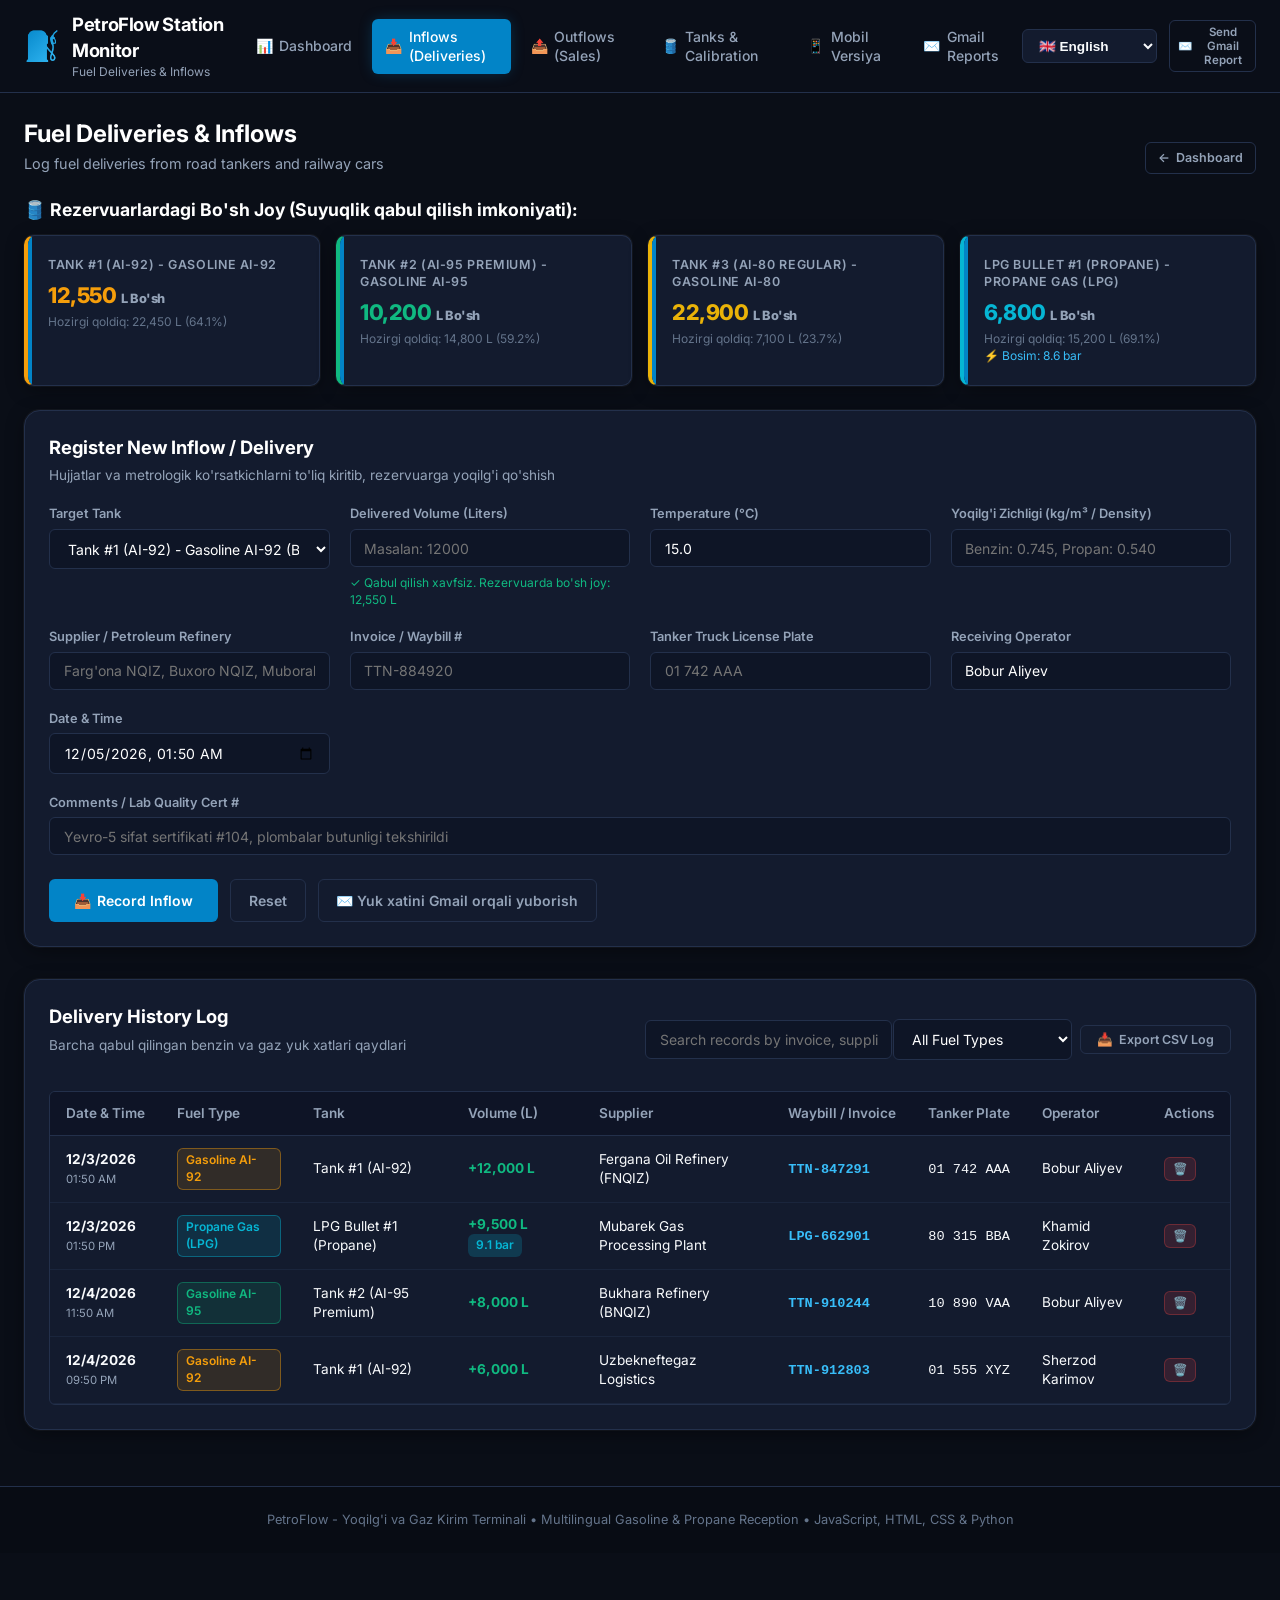
<file: html/kirim.html>
<!DOCTYPE html>
<html lang="uz">
<head>
  <meta charset="UTF-8">
  <meta name="viewport" content="width=device-width, initial-scale=1.0">
  <title>PetroFlow - Yoqilg'i Qabul Qilish (Kirim / Inflows)</title>
  <link rel="stylesheet" href="style.css">
  <link rel="stylesheet" href="m.css">
  <link rel="stylesheet" href="ze.css">
  <link rel="stylesheet" href="vs.css">
  <link rel="preconnect" href="https://fonts.googleapis.com">
  <link rel="preconnect" href="https://fonts.gstatic.com" crossorigin>
  <link href="https://fonts.googleapis.com/css2?family=Inter:wght@400;500;600;700;800&family=JetBrains+Mono:wght@400;500;700&display=swap" rel="stylesheet">
</head>
<body>

  <!-- ========================================================================
       Top Navigation Bar
       ======================================================================== -->
  <nav class="navbar">
    <div class="nav-brand-container">
      <span class="brand-icon">⛽</span>
      <div class="brand-text">
        <h1 data-i18n="navBrand">PetroFlow Station Monitor <span class="brand-badge" data-i18n="stationStatus">Online</span></h1>
        <p data-i18n="inflowsTitle">Yoqilg'i Qabul Qilish va Kirimlar</p>
      </div>
    </div>

    <button class="mobile-menu-btn" id="mobileMenuBtn" aria-label="Toggle menu">☰</button>

    <ul class="nav-links" id="navLinksMenu">
      <li>
        <a href="index.html#dashboard" class="nav-link">
          <span>📊</span> <span data-i18n="navDashboard">Dashboard</span>
        </a>
      </li>
      <li>
        <a href="kirim.html" class="nav-link active">
          <span>📥</span> <span data-i18n="navInflows">Kirim (Yetkazib berish)</span>
        </a>
      </li>
      <li>
        <a href="index.html#outflows" class="nav-link">
          <span>📤</span> <span data-i18n="navOutflows">Chiqim (Sotuv)</span>
        </a>
      </li>
      <li>
        <a href="index.html#tanks" class="nav-link">
          <span>🛢️</span> <span data-i18n="navTanks">Rezervuarlar</span>
        </a>
      </li>
      <li>
        <a href="m.index.html" class="nav-link">
          <span>📱</span> <span>Mobil Versiya</span>
        </a>
      </li>
      <li>
        <a href="index.html#gmail" class="nav-link">
          <span>✉️</span> <span data-i18n="navGmail">Gmail Hisoboti</span>
        </a>
      </li>
    </ul>

    <div class="nav-actions">
      <!-- Language Picker -->
      <div class="language-picker-wrap">
        <select class="language-select" id="languageSelect">
          <option value="uz">🇺🇿 O'zbekcha</option>
          <option value="ru">🇷🇺 Русский</option>
          <option value="en">🇬🇧 English</option>
        </select>
      </div>
      <button class="btn btn-outline btn-xs" onclick="window.kirimApp.sendGmailInflowReport()">
        ✉️ <span data-i18n="quickGmailBtn">Gmail Hisoboti</span>
      </button>
    </div>
  </nav>

  <!-- ========================================================================
       Main Content
       ======================================================================== -->
  <main class="main-wrapper">

    <!-- Header Section -->
    <div class="section-header">
      <div>
        <h2 data-i18n="inflowsTitle">Yoqilg'i Qabul Qilish va Kirimlar (Inflows)</h2>
        <p data-i18n="inflowsSubtitle">Avtosisterna va gazovozlardan benzin hamda suyultirilgan gaz (propan) qabul qilish</p>
      </div>
      <div style="display: flex; gap: 0.5rem;">
        <a href="index.html" class="btn btn-outline btn-sm">
          ← <span data-i18n="navDashboard">Boshqaruv paneliga qaytish</span>
        </a>
      </div>
    </div>

    <!-- Live Available Ullage / Free Space Overview for Discharge -->
    <div class="section-header" style="margin-top: 1rem; margin-bottom: 0.75rem;">
      <h3 style="font-size: 1.1rem; color: #fff;">
        🛢️ Rezervuarlardagi Bo'sh Joy (Suyuqlik qabul qilish imkoniyati):
      </h3>
    </div>

    <div class="kpi-grid" id="kirimUllageGrid">
      <!-- Dynamically filled with tank free space and max intake capacity -->
    </div>

    <!-- Main Inflow Registration Card -->
    <div class="card" style="margin-top: 1.5rem;">
      <h3 class="card-title" data-i18n="recordInflowTitle">Yangi Kirimni Qayd Qilish (Avtosisterna / Gazovoz)</h3>
      <p class="card-subtitle">Hujjatlar va metrologik ko'rsatkichlarni to'liq kiritib, rezervuarga yoqilg'i qo'shish</p>

      <form id="formKirimDelivery">
        <div class="form-grid">
          <!-- Target Tank -->
          <div class="form-group">
            <label class="form-label" data-i18n="inflowTankLabel">Qabul Qiluvchi Rezervuar</label>
            <select class="form-control" id="kirimTankSelect" required>
              <!-- Filled dynamically -->
            </select>
          </div>

          <!-- Delivered Volume in Liters -->
          <div class="form-group">
            <label class="form-label" data-i18n="inflowVolumeLabel">Qabul qilingan hajm (Litrda)</label>
            <input type="number" class="form-control" id="kirimVolume" min="1" step="any" placeholder="Masalan: 12000" required>
            <small id="ullageNotice" class="text-muted" style="font-size: 0.75rem; margin-top: 2px;"></small>
          </div>

          <!-- LPG Specific Fields -->
          <div class="form-group kirim-lpg-field" style="display: none;">
            <label class="form-label" data-i18n="inflowPressureLabel">Gazovozdagi Bosim (bar)</label>
            <input type="number" class="form-control" id="kirimPressure" min="0" max="25" step="0.1" placeholder="Masalan: 9.2">
          </div>

          <div class="form-group kirim-lpg-field" style="display: none;">
            <label class="form-label" data-i18n="inflowLpgMassLabel">Propan Massasi (kg - ixtiyoriy)</label>
            <input type="number" class="form-control" id="kirimMass" min="0" step="any" placeholder="Masalan: 6480">
          </div>

          <!-- Temperature & Density -->
          <div class="form-group">
            <label class="form-label" data-i18n="inflowTempLabel">Yoqilg'i Harorati (°C)</label>
            <input type="number" class="form-control" id="kirimTemp" step="0.1" value="15.0">
          </div>

          <div class="form-group">
            <label class="form-label">Yoqilg'i Zichligi (kg/m³ / Density)</label>
            <input type="number" class="form-control" id="kirimDensity" step="0.001" placeholder="Benzin: 0.745, Propan: 0.540">
          </div>

          <!-- Supplier / Refinery -->
          <div class="form-group">
            <label class="form-label" data-i18n="inflowSupplierLabel">Yetkazib beruvchi / Zavod (NPZ)</label>
            <input type="text" class="form-control" id="kirimSupplier" placeholder="Farg'ona NQIZ, Buxoro NQIZ, Muborak GIZ..." required>
          </div>

          <!-- TTN / Invoice # -->
          <div class="form-group">
            <label class="form-label" data-i18n="inflowInvoiceLabel">Yuk xati / TTN / Tovar-transport hujjati #</label>
            <input type="text" class="form-control" id="kirimInvoice" placeholder="TTN-884920" required>
          </div>

          <!-- Tanker Truck License Plate -->
          <div class="form-group">
            <label class="form-label" data-i18n="inflowTruckLabel">Avtosisterna Davlat Raqami</label>
            <input type="text" class="form-control" id="kirimTruck" placeholder="01 742 AAA" required>
          </div>

          <!-- Operator / Receiving attendant -->
          <div class="form-group">
            <label class="form-label" data-i18n="inflowOperatorLabel">Qabul Qilgan Mas'ul Shaxs</label>
            <input type="text" class="form-control" id="kirimOperator" placeholder="Bobur Aliyev" value="Bobur Aliyev" required>
          </div>

          <!-- Date & Time -->
          <div class="form-group">
            <label class="form-label" data-i18n="inflowDateLabel">Sana va Vaqt</label>
            <input type="datetime-local" class="form-control" id="kirimDate" required>
          </div>

          <!-- Notes / Lab Certificate -->
          <div class="form-group full-width">
            <label class="form-label" data-i18n="inflowNotesLabel">Sifat pasporti / Laboratoriya xulosasi / Izohlar</label>
            <input type="text" class="form-control" id="kirimNotes" placeholder="Yevro-5 sifat sertifikati #104, plombalar butunligi tekshirildi">
          </div>
        </div>

        <div style="margin-top: 1.5rem; display: flex; gap: 0.75rem; flex-wrap: wrap;">
          <button type="submit" class="btn btn-primary" style="padding: 0.75rem 1.5rem;">
            📥 <span data-i18n="btnSubmitInflow">Kirimni Saqlash va Rezervuarga Qo'shish</span>
          </button>
          <button type="reset" class="btn btn-outline" data-i18n="btnReset">Tozalash</button>
          <button type="button" class="btn btn-outline" onclick="window.kirimApp.sendGmailInflowReport()">
            ✉️ Yuk xatini Gmail orqali yuborish
          </button>
        </div>
      </form>
    </div>

    <!-- History Log Table -->
    <div class="card">
      <div class="table-toolbar">
        <div>
          <h3 class="card-title" data-i18n="inflowHistoryTitle">Yetkazib Berishlar Tarixi Jurnali</h3>
          <p class="card-subtitle">Barcha qabul qilingan benzin va gaz yuk xatlari qaydlari</p>
        </div>
        <div style="display: flex; gap: 0.5rem; align-items: center; flex-wrap: wrap;">
          <div class="search-input-wrap">
            <input type="text" id="kirimSearchInput" class="form-control" data-i18n-placeholder="searchPlaceholder" placeholder="Yuk xati, zavod, raqam bo'yicha qidirish...">
          </div>
          <select id="kirimFuelFilter" class="form-control" style="width: auto;">
            <option value="all" data-i18n="filterAllFuels">Barcha yoqilg'ilar</option>
            <option value="gasoline" data-i18n="filterGasolineOnly">Faqat benzin</option>
            <option value="propane" data-i18n="filterPropaneOnly">Faqat propan (SNG)</option>
          </select>
          <button class="btn btn-outline btn-sm" onclick="window.stationData.exportCSV('inflows')">
            📥 <span data-i18n="btnExportCSV">CSV Eksport</span>
          </button>
        </div>
      </div>

      <div class="table-responsive">
        <table class="data-table">
          <thead>
            <tr>
              <th data-i18n="colDateTime">Sana va Vaqt</th>
              <th data-i18n="colFuelType">Yoqilg'i Turi</th>
              <th data-i18n="colTank">Rezervuar</th>
              <th data-i18n="colVolume">Qabul Qilingan (L)</th>
              <th data-i18n="colSupplier">Yetkazib Beruvchi</th>
              <th data-i18n="colInvoice">Yuk Xati #</th>
              <th data-i18n="colTruck">Avtoraqam</th>
              <th data-i18n="colOperator">Mas'ul</th>
              <th data-i18n="colActions">Amallar</th>
            </tr>
          </thead>
          <tbody id="kirimTableBody">
            <!-- Populated via JS -->
          </tbody>
        </table>
      </div>
    </div>

  </main>

  <footer class="footer">
    <p>PetroFlow - Yoqilg'i va Gaz Kirim Terminali &bull; Multilingual Gasoline & Propane Reception &bull; JavaScript, HTML, CSS & Python</p>
  </footer>

  <!-- Scripts -->
  <script src="js/translations.js"></script>
  <script src="js/data.js"></script>
  <script src="js/audio.js"></script>
  <script src="js/gmail.js"></script>
  
  <script>
    class KirimApp {
      constructor() {
        this.currentLang = window.stationData ? window.stationData.settings.currentLang || "uz" : "uz";
      }

      init() {
        this.bindEvents();
        this.setLanguage(this.currentLang);
        this.renderUllageCards();
        this.populateTanks();
        this.renderTable();
        this.resetDate();
      }

      resetDate() {
        const now = new Date();
        const localIso = new Date(now.getTime() - now.getTimezoneOffset() * 60000).toISOString().slice(0, 16);
        const d = document.getElementById("kirimDate");
        if (d) d.value = localIso;
      }

      bindEvents() {
        const langSelect = document.getElementById("languageSelect");
        if (langSelect) {
          langSelect.value = this.currentLang;
          langSelect.addEventListener("change", (e) => this.setLanguage(e.target.value));
        }

        const tankSelect = document.getElementById("kirimTankSelect");
        if (tankSelect) {
          tankSelect.addEventListener("change", () => this.onTankChanged());
        }

        const volInput = document.getElementById("kirimVolume");
        if (volInput) {
          volInput.addEventListener("input", () => this.checkVolumeUllage());
        }

        const form = document.getElementById("formKirimDelivery");
        if (form) {
          form.addEventListener("submit", (e) => this.handleSubmit(e));
        }

        const search = document.getElementById("kirimSearchInput");
        const filter = document.getElementById("kirimFuelFilter");
        if (search) search.addEventListener("input", () => this.renderTable());
        if (filter) filter.addEventListener("change", () => this.renderTable());

        const mobileBtn = document.getElementById("mobileMenuBtn");
        const navMenu = document.getElementById("navLinksMenu");
        if (mobileBtn && navMenu) {
          mobileBtn.addEventListener("click", () => navMenu.classList.toggle("open"));
        }
      }

      setLanguage(lang) {
        if (!translations[lang]) lang = "uz";
        this.currentLang = lang;
        window.stationData.settings.currentLang = lang;
        window.stationData.saveState();

        const t = translations[lang];
        document.querySelectorAll("[data-i18n]").forEach(el => {
          const key = el.getAttribute("data-i18n");
          if (t[key]) el.innerText = t[key];
        });

        document.querySelectorAll("[data-i18n-placeholder]").forEach(el => {
          const key = el.getAttribute("data-i18n-placeholder");
          if (t[key]) el.placeholder = t[key];
        });

        this.populateTanks();
        this.renderUllageCards();
        this.renderTable();
      }

      populateTanks() {
        const select = document.getElementById("kirimTankSelect");
        if (!select) return;

        const tanks = window.stationData.tanks;
        const t = translations[this.currentLang];

        select.innerHTML = tanks.map(tank => {
          const free = Math.max(0, tank.capacity - tank.currentStock);
          const fuelName = t[tank.fuelGrade] || tank.name;
          return `<option value="${tank.id}">${tank.name} - ${fuelName} (Bo'sh joy: ${free.toLocaleString()} L)</option>`;
        }).join("");

        this.onTankChanged();
      }

      onTankChanged() {
        const select = document.getElementById("kirimTankSelect");
        if (!select) return;

        const tank = window.stationData.getTank(select.value);
        const lpgFields = document.querySelectorAll(".kirim-lpg-field");
        lpgFields.forEach(f => {
          f.style.display = (tank && tank.type === "propane") ? "block" : "none";
        });

        this.checkVolumeUllage();
      }

      checkVolumeUllage() {
        const select = document.getElementById("kirimTankSelect");
        const volInput = document.getElementById("kirimVolume");
        const notice = document.getElementById("ullageNotice");
        if (!select || !volInput || !notice) return;

        const tank = window.stationData.getTank(select.value);
        if (!tank) return;

        const free = Math.max(0, tank.capacity - tank.currentStock);
        const entered = parseFloat(volInput.value) || 0;

        if (entered > free) {
          notice.innerHTML = `<span style="color: #ef4444; font-weight: bold;">⚠️ DIQQAT: Sig'imdan oshib ketdi! Bo'sh joy faqat: ${free.toLocaleString()} Litr!</span>`;
          if (window.stationAudio) window.stationAudio.playErrorSound();
        } else {
          notice.innerHTML = `<span style="color: #10b981;">✓ Qabul qilish xavfsiz. Rezervuarda bo'sh joy: ${free.toLocaleString()} L</span>`;
        }
      }

      renderUllageCards() {
        const container = document.getElementById("kirimUllageGrid");
        if (!container) return;

        const tanks = window.stationData.tanks;
        const t = translations[this.currentLang];

        container.innerHTML = tanks.map(tank => {
          const free = Math.max(0, tank.capacity - tank.currentStock);
          const pct = ((tank.currentStock / tank.capacity) * 100).toFixed(1);
          const fuelName = t[tank.fuelGrade] || tank.name;
          const isLpg = tank.type === "propane";

          return `
            <div class="kpi-card" style="border-left: 4px solid ${tank.color};">
              <div class="kpi-title">${tank.name} - ${fuelName}</div>
              <div class="kpi-value" style="color: ${tank.color}; font-size: 1.35rem;">
                ${free.toLocaleString()} <span style="font-size: 0.8rem; color: #94a3b8;">L Bo'sh</span>
              </div>
              <div class="kpi-sub">
                Hozirgi qoldiq: ${tank.currentStock.toLocaleString()} L (${pct}%)
                ${isLpg ? `<br><span style="color: #38bdf8;">⚡ Bosim: ${tank.pressure || 8.5} bar</span>` : ''}
              </div>
            </div>
          `;
        }).join("");
      }

      handleSubmit(e) {
        e.preventDefault();
        const t = translations[this.currentLang];
        const tankId = document.getElementById("kirimTankSelect").value;
        const volume = parseFloat(document.getElementById("kirimVolume").value);
        const tank = window.stationData.getTank(tankId);

        if (!tank) return alert("Rezervuarni tanlang.");
        if (isNaN(volume) || volume <= 0) return alert("Iltimos, hajmni to'g'ri kiriting.");

        if (tank.currentStock + volume > tank.capacity) {
          if (!confirm("Diqqat! Kiritilgan hajm rezervuar sig'imidan ortiq. Davom ettirasizmi?")) {
            return;
          }
        }

        try {
          window.stationData.recordInflow({
            tankId: tankId,
            volume: volume,
            massKg: document.getElementById("kirimMass")?.value,
            pressure: document.getElementById("kirimPressure")?.value,
            temperature: document.getElementById("kirimTemp")?.value,
            supplier: document.getElementById("kirimSupplier")?.value,
            invoiceNo: document.getElementById("kirimInvoice")?.value,
            truckPlate: document.getElementById("kirimTruck")?.value,
            operator: document.getElementById("kirimOperator")?.value,
            date: document.getElementById("kirimDate")?.value,
            notes: document.getElementById("kirimNotes")?.value
          });

          if (window.stationAudio) window.stationAudio.playSuccessSound();

          alert(t.alertSuccessInflow || "Kirim muvaffaqiyatli saqlandi!");
          document.getElementById("formKirimDelivery").reset();
          this.resetDate();
          this.populateTanks();
          this.renderUllageCards();
          this.renderTable();
        } catch (err) {
          alert("Xatolik: " + err.message);
        }
      }

      renderTable() {
        const tbody = document.getElementById("kirimTableBody");
        if (!tbody) return;

        const search = (document.getElementById("kirimSearchInput")?.value || "").toLowerCase();
        const filter = document.getElementById("kirimFuelFilter")?.value || "all";
        const t = translations[this.currentLang];

        let items = window.stationData.inflows;

        if (filter !== "all") {
          items = items.filter(i => {
            const tank = window.stationData.getTank(i.tankId);
            if (filter === "gasoline") return tank && tank.type === "gasoline";
            if (filter === "propane") return tank && tank.type === "propane";
            return true;
          });
        }

        if (search) {
          items = items.filter(i =>
            (i.supplier && i.supplier.toLowerCase().includes(search)) ||
            (i.invoiceNo && i.invoiceNo.toLowerCase().includes(search)) ||
            (i.truckPlate && i.truckPlate.toLowerCase().includes(search)) ||
            (i.operator && i.operator.toLowerCase().includes(search)) ||
            (i.notes && i.notes.toLowerCase().includes(search))
          );
        }

        if (items.length === 0) {
          tbody.innerHTML = `<tr><td colspan="9" class="text-center py-4 text-muted">${t.noRecordsFound}</td></tr>`;
          return;
        }

        tbody.innerHTML = items.map(item => {
          const tank = window.stationData.getTank(item.tankId);
          const fuelName = tank ? (t[tank.fuelGrade] || tank.name) : item.fuelType;
          const isLpg = tank && tank.type === "propane";
          const extra = isLpg && item.pressure ? `<span class="badge badge-info">${item.pressure} bar</span>` : "";

          return `
            <tr>
              <td>
                <strong>${new Date(item.date).toLocaleDateString()}</strong><br>
                <small class="text-muted">${new Date(item.date).toLocaleTimeString([], { hour: '2-digit', minute: '2-digit' })}</small>
              </td>
              <td>
                <span class="badge" style="background-color: ${tank ? tank.color : '#64748b'}22; color: ${tank ? tank.color : '#fff'}; border: 1px solid ${tank ? tank.color : '#64748b'}66;">
                  ${fuelName}
                </span>
              </td>
              <td>${tank ? tank.name : item.tankId}</td>
              <td><strong class="text-emerald">+${item.volume.toLocaleString()} L</strong> ${extra}</td>
              <td>${item.supplier || '-'}</td>
              <td><span class="invoice-tag">${item.invoiceNo || '-'}</span></td>
              <td><code>${item.truckPlate || '-'}</code></td>
              <td>${item.operator}</td>
              <td>
                <button class="btn btn-xs btn-danger" onclick="window.kirimApp.deleteRecord('${item.id}')">
                  🗑️
                </button>
              </td>
            </tr>
          `;
        }).join("");
      }

      deleteRecord(id) {
        const t = translations[this.currentLang];
        if (confirm(t.confirmDelete || "Ushbu yozuvni o'chirishga ishonchingiz komilmi?")) {
          window.stationData.deleteInflow(id);
          this.populateTanks();
          this.renderUllageCards();
          this.renderTable();
        }
      }

      sendGmailInflowReport() {
        const data = window.stationData;
        const lastInflow = data.inflows[0];
        const settings = data.settings;
        const to = encodeURIComponent(settings.managerEmail || "");
        const cc = encodeURIComponent(settings.supervisorEmail || "");

        let subj = `[PetroFlow Kirim] Yangi yoqilg'i qabul qilindi - ${settings.stationCode}`;
        let body = `YANGI YOQILG'I QABUL QILINDI (KIRIM DALOLATNOMASI)\n`;
        body += `==============================================\n`;
        body += `Shoxobcha: ${settings.stationName} (${settings.stationCode})\n`;
        body += `Sana: ${new Date().toLocaleString()}\n`;
        body += `==============================================\n\n`;

        if (lastInflow) {
          const tank = data.getTank(lastInflow.tankId);
          body += `1. QABUL QILINGAN YOQILG'I:\n`;
          body += `   • Rezervuar: ${tank ? tank.name : lastInflow.tankId}\n`;
          body += `   • Yoqilg'i turi: ${lastInflow.fuelType}\n`;
          body += `   • Qabul qilingan hajm: ${lastInflow.volume.toLocaleString()} Litr\n`;
          if (lastInflow.pressure) body += `   • Gazovozdagi bosim: ${lastInflow.pressure} bar\n`;
          body += `   • Yetkazib beruvchi zavod: ${lastInflow.supplier}\n`;
          body += `   • Yuk xati (TTN) #: ${lastInflow.invoiceNo}\n`;
          body += `   • Sisterna davlat raqami: ${lastInflow.truckPlate}\n`;
          body += `   • Qabul qilgan mas'ul shaxs: ${lastInflow.operator}\n`;
          body += `   • Izohlar / Pasport: ${lastInflow.notes || 'Me\'yorda'}\n\n`;
        }

        body += `2. AMALDAGI UMUMIY QOLDIQ:\n`;
        data.tanks.forEach(t => {
          body += `   • ${t.name}: ${t.currentStock.toLocaleString()} L / ${t.capacity.toLocaleString()} L (${((t.currentStock/t.capacity)*100).toFixed(1)}%)\n`;
        });

        body += `\n--\nPetroFlow Avtomatlashtirilgan Nazorat Tizimi`;

        const url = `https://mail.google.com/mail/?view=cm&fs=1&to=${to}&su=${encodeURIComponent(subj)}&body=${encodeURIComponent(body)}${settings.supervisorEmail ? '&cc=' + cc : ''}`;
        window.open(url, "_blank");
      }
    }

    document.addEventListener("DOMContentLoaded", () => {
      window.kirimApp = new KirimApp();
      window.kirimApp.init();
    });
  </script>
</body>
</html>
</file>
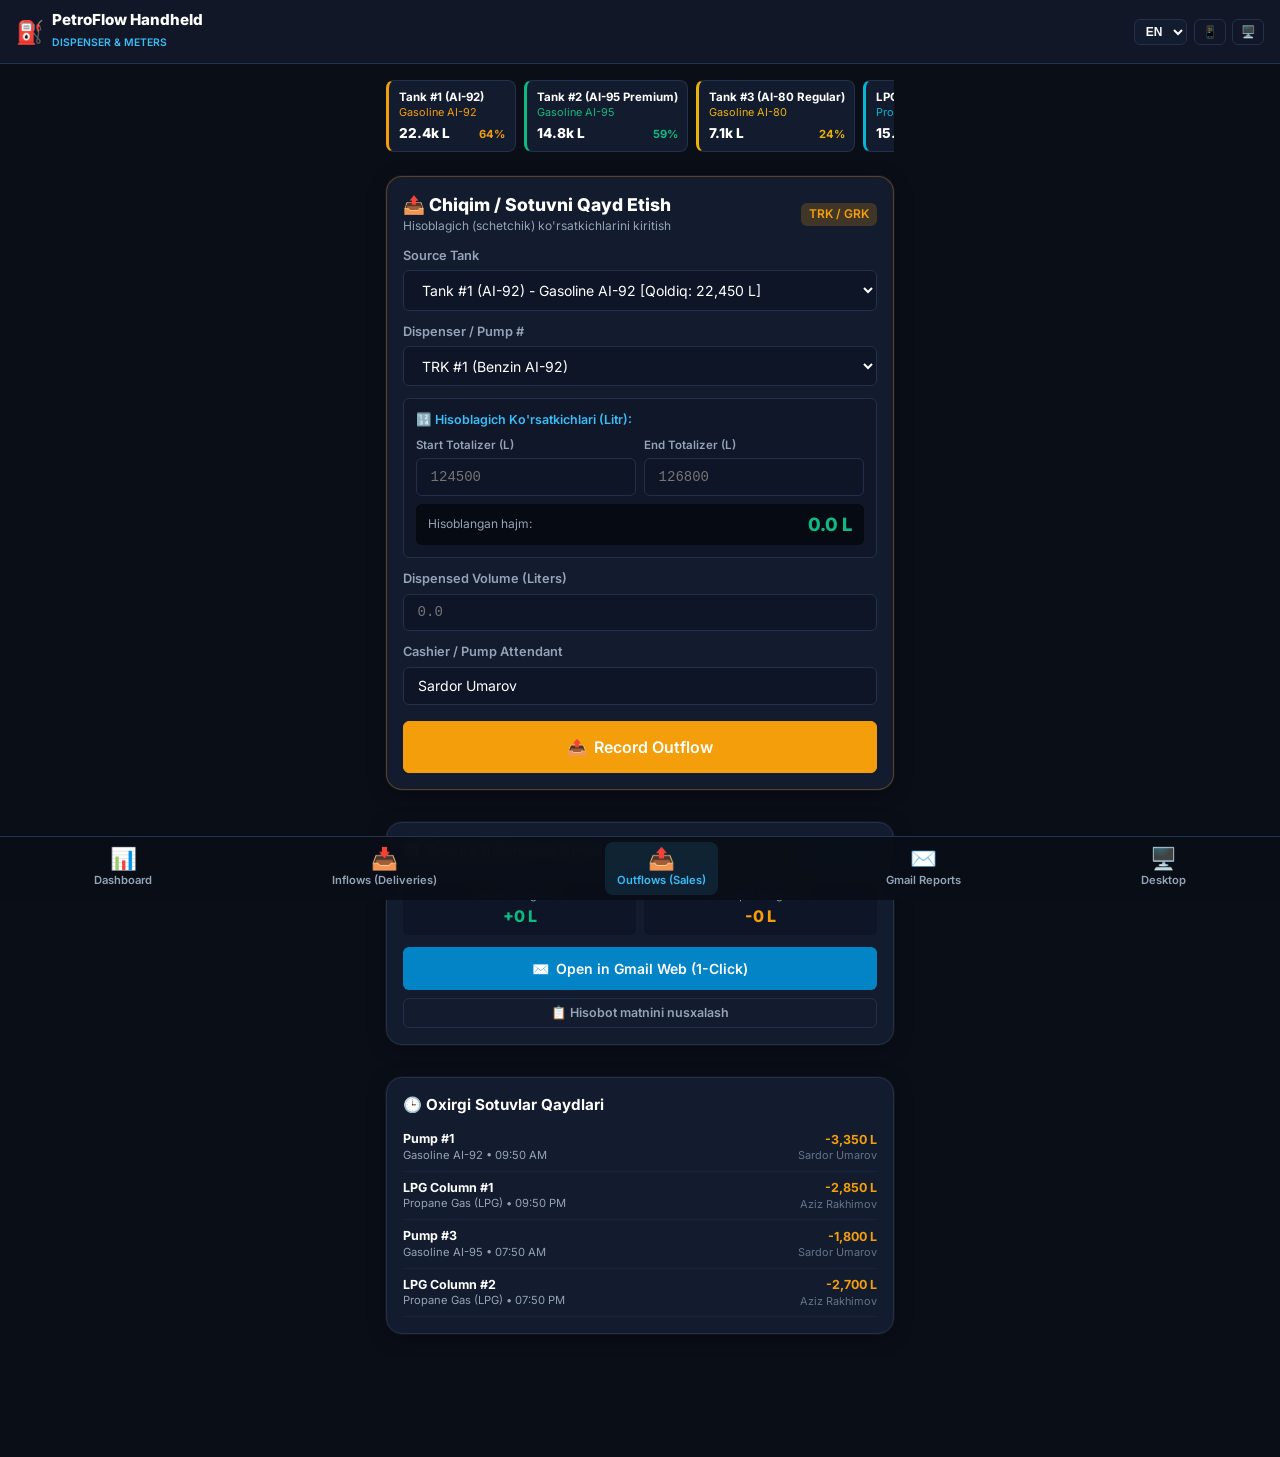
<file: html/m.html>
<!DOCTYPE html>
<html lang="uz">
<head>
  <meta charset="UTF-8">
  <meta name="viewport" content="width=device-width, initial-scale=1.0, maximum-scale=1.0, user-scalable=no">
  <title>PetroFlow - Mobil Dispenser & Hisoblagich Terminali</title>
  <link rel="stylesheet" href="style.css">
  <link rel="stylesheet" href="m.css">
  <link rel="stylesheet" href="ze.css">
  <link rel="stylesheet" href="vs.css">
  <link rel="preconnect" href="https://fonts.googleapis.com">
  <link rel="preconnect" href="https://fonts.gstatic.com" crossorigin>
  <link href="https://fonts.googleapis.com/css2?family=Inter:wght@400;500;600;700;800&family=JetBrains+Mono:wght@400;500;700&display=swap" rel="stylesheet">
</head>
<body>

  <!-- Mobile Header -->
  <header class="mobile-header">
    <div style="display: flex; align-items: center; gap: 0.5rem;">
      <span style="font-size: 1.4rem;">⛽</span>
      <div>
        <h1 style="font-size: 0.95rem; font-weight: 800; color: #fff; line-height: 1.1;">PetroFlow Handheld</h1>
        <small style="font-size: 0.65rem; color: #38bdf8; font-weight: 600;">DISPENSER & METERS</small>
      </div>
    </div>

    <div style="display: flex; align-items: center; gap: 0.4rem;">
      <select id="mobileLangSelect" class="language-select" style="padding: 0.25rem 0.4rem; font-size: 0.75rem;">
        <option value="uz">UZ</option>
        <option value="ru">RU</option>
        <option value="en">EN</option>
      </select>
      <a href="m.index.html" class="btn btn-outline btn-xs" title="Bosh sahifa">📱</a>
      <a href="index.html" class="btn btn-outline btn-xs" title="Desktop versiya">🖥️</a>
    </div>
  </header>

  <!-- Mobile View Content -->
  <main class="mobile-view-wrapper">

    <!-- Active Tanks Quick Summary Bar -->
    <div style="display: flex; gap: 0.5rem; overflow-x: auto; padding-bottom: 0.5rem; margin-bottom: 1rem;" id="mHorizontalTanks">
      <!-- Dynamically filled with mini tank pills -->
    </div>

    <!-- Quick Dispenser Meter Logger Card -->
    <div class="card" style="padding: 1rem; border-color: rgba(245, 158, 11, 0.3);">
      <div style="display: flex; justify-content: space-between; align-items: center; margin-bottom: 0.75rem;">
        <div>
          <h2 style="font-size: 1.1rem; font-weight: 800; color: #fff;">📤 Chiqim / Sotuvni Qayd Etish</h2>
          <p class="text-muted" style="font-size: 0.75rem;">Hisoblagich (schetchik) ko'rsatkichlarini kiritish</p>
        </div>
        <span class="badge" style="background: rgba(245, 158, 11, 0.2); color: #f59e0b;">TRK / GRK</span>
      </div>

      <form id="handheldOutflowForm">
        <!-- Fuel & Tank Selection -->
        <div class="form-group" style="margin-bottom: 0.75rem;">
          <label class="form-label" data-i18n="outflowTankLabel">Yoqilg'i Rezervuari</label>
          <select id="hTankSelect" class="form-control" required></select>
        </div>

        <!-- Dispenser Pump # -->
        <div class="form-group" style="margin-bottom: 0.75rem;">
          <label class="form-label" data-i18n="outflowDispenserLabel">Kolonka / Pistolet #</label>
          <div style="display: flex; gap: 0.4rem;">
            <select id="hDispenserSelect" class="form-control" style="flex: 1;">
              <option value="TRK #1 (Benzin AI-92)">TRK #1 (Benzin AI-92)</option>
              <option value="TRK #2 (Benzin AI-95)">TRK #2 (Benzin AI-95)</option>
              <option value="TRK #3 (Benzin AI-80)">TRK #3 (Benzin AI-80)</option>
              <option value="GRK #1 (Propan LPG)">GRK #1 (Propan LPG)</option>
              <option value="GRK #2 (Propan LPG)">GRK #2 (Propan LPG)</option>
            </select>
          </div>
        </div>

        <!-- Meter Readings (Start & End) -->
        <div style="background: rgba(14, 21, 38, 0.6); padding: 0.75rem; border-radius: var(--radius-sm); border: 1px solid var(--border-color); margin-bottom: 0.75rem;">
          <div style="font-size: 0.78rem; font-weight: 600; color: #38bdf8; margin-bottom: 0.5rem;">
            🔢 Hisoblagich Ko'rsatkichlari (Litr):
          </div>

          <div style="display: grid; grid-template-columns: 1fr 1fr; gap: 0.5rem;">
            <div class="form-group">
              <label class="form-label" style="font-size: 0.72rem;" data-i18n="outflowMeterStartLabel">Boshlang'ich</label>
              <input type="number" id="hMeterStart" class="form-control font-mono" step="any" placeholder="124500" required>
            </div>
            <div class="form-group">
              <label class="form-label" style="font-size: 0.72rem;" data-i18n="outflowMeterEndLabel">Yakuniy</label>
              <input type="number" id="hMeterEnd" class="form-control font-mono" step="any" placeholder="126800" required>
            </div>
          </div>

          <div style="margin-top: 0.5rem; display: flex; justify-content: space-between; align-items: center; background: #060a12; padding: 0.5rem 0.75rem; border-radius: var(--radius-sm);">
            <span style="font-size: 0.75rem; color: var(--text-muted);">Hisoblangan hajm:</span>
            <span style="font-size: 1.15rem; font-weight: 800; color: #10b981;" id="hCalculatedVolDisplay">0.0 L</span>
          </div>
        </div>

        <!-- Volume Manual Override -->
        <div class="form-group" style="margin-bottom: 0.75rem;">
          <label class="form-label" data-i18n="outflowVolumeLabel">Yakuniy Sotilgan Hajm (Litrda)</label>
          <input type="number" id="hOutflowVolume" class="form-control font-mono" step="any" placeholder="0.0" required>
        </div>

        <!-- Operator Name -->
        <div class="form-group" style="margin-bottom: 1rem;">
          <label class="form-label" data-i18n="outflowOperatorLabel">Operator / Mas'ul kassir</label>
          <input type="text" id="hOperator" class="form-control" value="Sardor Umarov" required>
        </div>

        <!-- Submit Button -->
        <button type="submit" class="btn btn-primary" style="width: 100%; padding: 0.95rem; font-size: 1rem; background-color: #f59e0b; border-color: #f59e0b;">
          📤 <span data-i18n="btnSubmitOutflow">Sotuvni Qayd Etish</span>
        </button>
      </form>
    </div>

    <!-- Quick Shift Balance & Gmail Dispatch Card -->
    <div class="card" style="padding: 1rem; margin-top: 1rem;">
      <div style="display: flex; justify-content: space-between; align-items: center; margin-bottom: 0.75rem;">
        <h3 style="font-size: 0.95rem; font-weight: 700; color: #fff;">📋 Smena Balansi va Gmail</h3>
        <span class="badge badge-info" id="hShiftTimeBadge">Smena 1</span>
      </div>

      <div style="display: grid; grid-template-columns: 1fr 1fr; gap: 0.5rem; margin-bottom: 0.75rem;">
        <div style="background: #0e1526; padding: 0.5rem; border-radius: 6px; text-align: center;">
          <small class="text-muted" style="font-size: 0.7rem;">Kirim (Bugun):</small>
          <div style="color: #10b981; font-weight: 800; font-size: 1rem;" id="hTodayIn">+0 L</div>
        </div>
        <div style="background: #0e1526; padding: 0.5rem; border-radius: 6px; text-align: center;">
          <small class="text-muted" style="font-size: 0.7rem;">Chiqim (Bugun):</small>
          <div style="color: #f59e0b; font-weight: 800; font-size: 1rem;" id="hTodayOut">-0 L</div>
        </div>
      </div>

      <div style="display: flex; flex-direction: column; gap: 0.5rem;">
        <button class="btn btn-primary" style="padding: 0.75rem; width: 100%;" onclick="window.handheldApp.sendShiftGmail()">
          ✉️ <span data-i18n="btnOpenGmailWeb">Smena hisobotini Gmail orqali yuborish</span>
        </button>
        <button class="btn btn-outline btn-sm" style="width: 100%;" onclick="window.handheldApp.copyShiftReport()">
          📋 Hisobot matnini nusxalash
        </button>
      </div>
    </div>

    <!-- Recent Handheld Dispensing Log -->
    <div class="card" style="padding: 1rem; margin-top: 1rem;">
      <h3 style="font-size: 0.95rem; font-weight: 700; color: #fff; margin-bottom: 0.5rem;">
        🕒 Oxirgi Sotuvlar Qaydlari
      </h3>
      <div id="hRecentList">
        <!-- Filled by JS -->
      </div>
    </div>

  </main>

  <!-- Bottom Navigation -->
  <nav class="bottom-nav">
    <a href="m.index.html#status" class="bottom-nav-item">
      <span class="bottom-nav-icon">📊</span>
      <span data-i18n="navDashboard">Holat</span>
    </a>
    <a href="kirim.html" class="bottom-nav-item">
      <span class="bottom-nav-icon">📥</span>
      <span data-i18n="navInflows">Kirim</span>
    </a>
    <a href="m.html" class="bottom-nav-item active">
      <span class="bottom-nav-icon">📤</span>
      <span data-i18n="navOutflows">Hisoblagich</span>
    </a>
    <a href="m.index.html#gmail" class="bottom-nav-item">
      <span class="bottom-nav-icon">✉️</span>
      <span data-i18n="navGmail">Gmail</span>
    </a>
    <a href="index.html" class="bottom-nav-item">
      <span class="bottom-nav-icon">🖥️</span>
      <span>Desktop</span>
    </a>
  </nav>

  <!-- Scripts -->
  <script src="js/translations.js"></script>
  <script src="js/data.js"></script>
  <script src="js/audio.js"></script>
  <script src="js/gmail.js"></script>

  <script>
    class HandheldApp {
      constructor() {
        this.currentLang = window.stationData ? window.stationData.settings.currentLang || "uz" : "uz";
        this.gmailMgr = new GmailReportManager();
      }

      init() {
        this.bindEvents();
        this.setLanguage(this.currentLang);
        this.renderAll();
      }

      bindEvents() {
        const langSelect = document.getElementById("mobileLangSelect");
        if (langSelect) {
          langSelect.value = this.currentLang;
          langSelect.addEventListener("change", (e) => this.setLanguage(e.target.value));
        }

        const mStart = document.getElementById("hMeterStart");
        const mEnd = document.getElementById("hMeterEnd");
        const mVol = document.getElementById("hOutflowVolume");
        const disp = document.getElementById("hCalculatedVolDisplay");

        const updateDiff = () => {
          const s = parseFloat(mStart.value);
          const e = parseFloat(mEnd.value);
          if (!isNaN(s) && !isNaN(e) && e >= s) {
            const diff = (e - s).toFixed(1);
            mVol.value = diff;
            if (disp) disp.innerText = `${diff} L`;
          }
        };

        if (mStart && mEnd) {
          mStart.addEventListener("input", updateDiff);
          mEnd.addEventListener("input", updateDiff);
        }

        const form = document.getElementById("handheldOutflowForm");
        if (form) {
          form.addEventListener("submit", (e) => this.handleSubmit(e));
        }
      }

      setLanguage(lang) {
        if (!translations[lang]) lang = "uz";
        this.currentLang = lang;
        window.stationData.settings.currentLang = lang;
        window.stationData.saveState();

        const t = translations[lang];
        document.querySelectorAll("[data-i18n]").forEach(el => {
          const key = el.getAttribute("data-i18n");
          if (t[key]) el.innerText = t[key];
        });

        this.populateTanks();
        this.renderHorizontalTanks();
        this.renderRecent();
      }

      populateTanks() {
        const select = document.getElementById("hTankSelect");
        if (!select) return;

        const tanks = window.stationData.tanks;
        const t = translations[this.currentLang];

        select.innerHTML = tanks.map(tank => {
          const fuelName = t[tank.fuelGrade] || tank.name;
          const extra = tank.type === "propane" ? ` (Bosim: ${tank.pressure || 8.5} bar)` : "";
          return `<option value="${tank.id}">${tank.name} - ${fuelName} [Qoldiq: ${tank.currentStock.toLocaleString()} L]${extra}</option>`;
        }).join("");
      }

      renderHorizontalTanks() {
        const wrap = document.getElementById("mHorizontalTanks");
        if (!wrap) return;

        const tanks = window.stationData.tanks;
        const t = translations[this.currentLang];

        wrap.innerHTML = tanks.map(tank => {
          const pct = ((tank.currentStock / tank.capacity) * 100).toFixed(0);
          const fuelName = t[tank.fuelGrade] || tank.name;
          return `
            <div style="min-width: 130px; background: #131b2e; border: 1px solid var(--border-color); border-left: 3px solid ${tank.color}; border-radius: 8px; padding: 0.5rem 0.6rem; flex-shrink: 0;">
              <div style="font-size: 0.72rem; font-weight: 700; color: #fff; white-space: nowrap; overflow: hidden; text-overflow: ellipsis;">${tank.name}</div>
              <div style="font-size: 0.68rem; color: ${tank.color};">${fuelName}</div>
              <div style="display: flex; justify-content: space-between; align-items: baseline; margin-top: 0.25rem;">
                <span style="font-size: 0.85rem; font-weight: 800; color: #fff;">${(tank.currentStock/1000).toFixed(1)}k L</span>
                <span style="font-size: 0.7rem; font-weight: 700; color: ${tank.color};">${pct}%</span>
              </div>
            </div>
          `;
        }).join("");
      }

      handleSubmit(e) {
        e.preventDefault();
        const tankId = document.getElementById("hTankSelect").value;
        const vol = parseFloat(document.getElementById("hOutflowVolume").value);
        const tank = window.stationData.getTank(tankId);

        if (!tank) return alert("Rezervuarni tanlang.");
        if (isNaN(vol) || vol <= 0) return alert("Hajmni kiriting.");

        if (vol > tank.currentStock) {
          if (window.stationAudio) window.stationAudio.playErrorSound();
          return alert("Xatolik: Sotilgan hajm rezervuardagi qoldiqdan ko'p bo'lishi mumkin emas!");
        }

        try {
          window.stationData.recordOutflow({
            tankId: tankId,
            volume: vol,
            dispenser: document.getElementById("hDispenserSelect").value,
            meterStart: document.getElementById("hMeterStart").value,
            meterEnd: document.getElementById("hMeterEnd").value,
            operator: document.getElementById("hOperator").value
          });

          if (window.stationAudio) window.stationAudio.playSuccessSound();
          alert("Sotuv muvaffaqiyatli saqlandi!");

          document.getElementById("hMeterStart").value = document.getElementById("hMeterEnd").value;
          document.getElementById("hMeterEnd").value = "";
          document.getElementById("hOutflowVolume").value = "";
          document.getElementById("hCalculatedVolDisplay").innerText = "0.0 L";

          this.renderAll();
        } catch (err) {
          alert("Xatolik: " + err.message);
        }
      }

      renderAll() {
        this.populateTanks();
        this.renderHorizontalTanks();
        this.renderRecent();

        const totals = window.stationData.getTotals();
        const elIn = document.getElementById("hTodayIn");
        const elOut = document.getElementById("hTodayOut");
        if (elIn) elIn.innerText = `+${totals.todayDeliveries.toLocaleString()} L`;
        if (elOut) elOut.innerText = `-${totals.todaySales.toLocaleString()} L`;
      }

      renderRecent() {
        const list = document.getElementById("hRecentList");
        if (!list) return;

        const outflows = window.stationData.outflows.slice(0, 4);
        const t = translations[this.currentLang];

        if (outflows.length === 0) {
          list.innerHTML = `<p class="text-muted" style="font-size: 0.8rem;">Yozuvlar yo'q.</p>`;
          return;
        }

        list.innerHTML = outflows.map(o => {
          const tank = window.stationData.getTank(o.tankId);
          const fuelName = tank ? (t[tank.fuelGrade] || tank.name) : o.fuelType;
          return `
            <div style="display: flex; justify-content: space-between; align-items: center; padding: 0.45rem 0; border-bottom: 1px solid rgba(35, 48, 75, 0.4); font-size: 0.78rem;">
              <div>
                <strong style="color: #fff;">${o.dispenser}</strong>
                <div class="text-muted" style="font-size: 0.7rem;">${fuelName} &bull; ${new Date(o.date).toLocaleTimeString([], {hour: '2-digit', minute: '2-digit'})}</div>
              </div>
              <div style="text-align: right;">
                <span style="color: #f59e0b; font-weight: 700;">-${o.volume.toLocaleString()} L</span>
                <div style="font-size: 0.68rem; color: #64748b;">${o.operator}</div>
              </div>
            </div>
          `;
        }).join("");
      }

      sendShiftGmail() {
        this.gmailMgr.openGmailWeb("shift");
      }

      copyShiftReport() {
        this.gmailMgr.copyReportToClipboard("shift");
      }
    }

    document.addEventListener("DOMContentLoaded", () => {
      window.handheldApp = new HandheldApp();
      window.handheldApp.init();
    });
  </script>
</body>
</html>
</file>
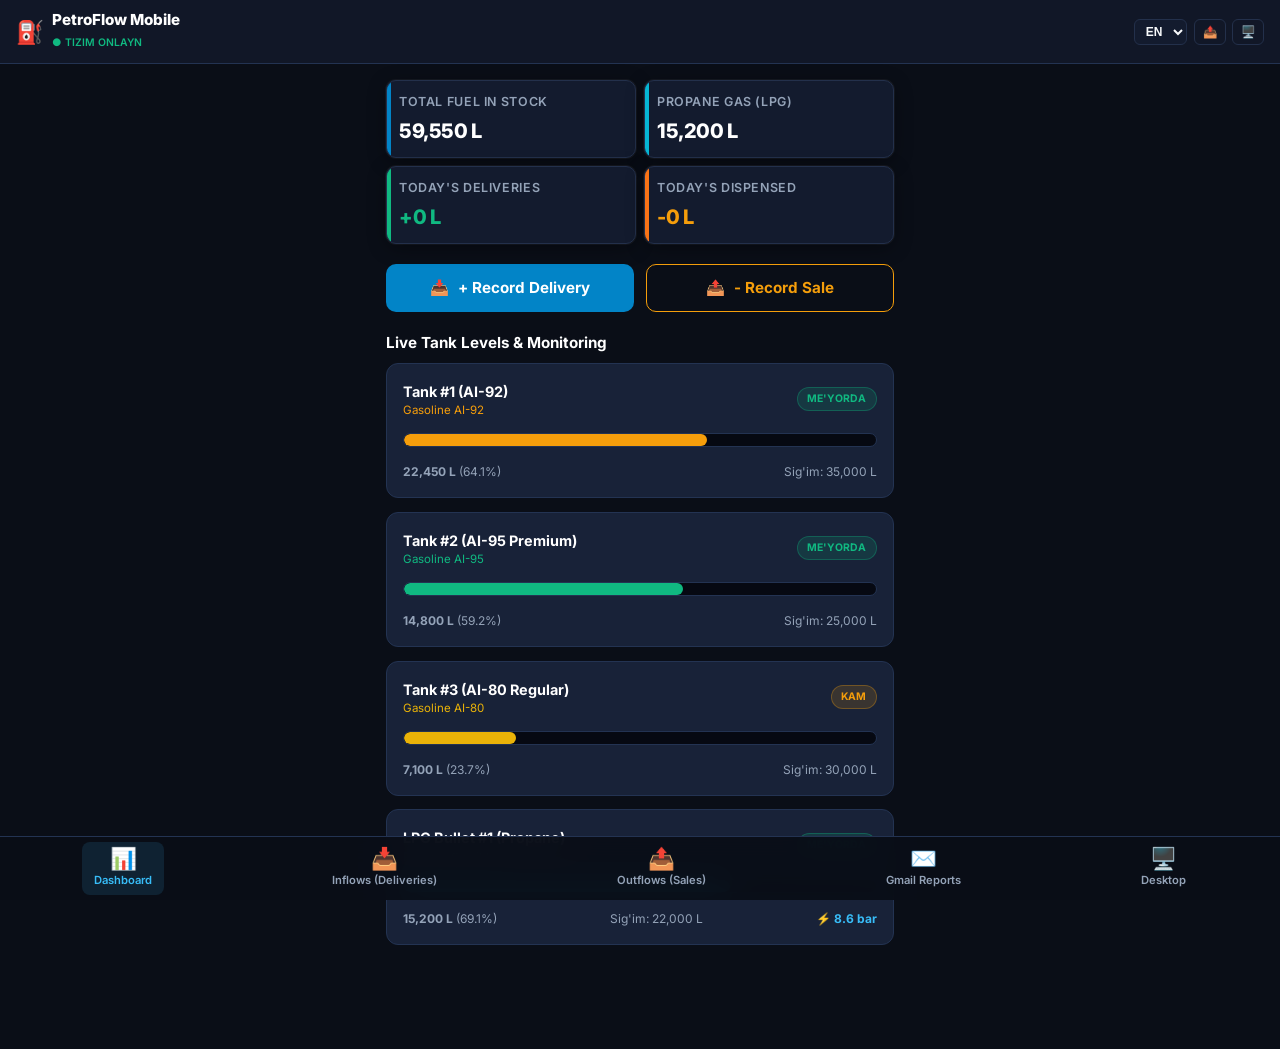
<file: html/m.index.htm>
<!DOCTYPE html>
<html lang="uz">
<head>
  <meta charset="UTF-8">
  <meta name="viewport" content="width=device-width, initial-scale=1.0, maximum-scale=1.0, user-scalable=no">
  <title>PetroFlow Mobile - YQSh Mobil Terminali</title>
  <link rel="stylesheet" href="style.css">
  <link rel="stylesheet" href="m.css">
  <link rel="stylesheet" href="vs.css">
  <link rel="stylesheet" href="ze.css">
  <link rel="preconnect" href="https://fonts.googleapis.com">
  <link rel="preconnect" href="https://fonts.gstatic.com" crossorigin>
  <link href="https://fonts.googleapis.com/css2?family=Inter:wght@400;500;600;700;800&family=JetBrains+Mono:wght@400;500;700&display=swap" rel="stylesheet">
</head>
<body>

  <!-- Mobile Header -->
  <header class="mobile-header">
    <div style="display: flex; align-items: center; gap: 0.5rem;">
      <span style="font-size: 1.4rem;">⛽</span>
      <div>
        <h1 style="font-size: 0.95rem; font-weight: 800; color: #fff; line-height: 1.1;">PetroFlow Mobile</h1>
        <small style="font-size: 0.65rem; color: #10b981; font-weight: 600;">● TIZIM ONLAYN</small>
      </div>
    </div>

    <div style="display: flex; align-items: center; gap: 0.4rem;">
      <select id="mobileLangSelect" class="language-select" style="padding: 0.25rem 0.4rem; font-size: 0.75rem;">
        <option value="uz">UZ</option>
        <option value="ru">RU</option>
        <option value="en">EN</option>
      </select>
      <a href="m.html" class="btn btn-outline btn-xs" title="Hisoblagich">📤</a>
      <a href="index.html" class="btn btn-outline btn-xs" title="Desktop versiya">🖥️</a>
    </div>
  </header>

  <!-- Mobile Main Container -->
  <main class="mobile-view-wrapper">

    <!-- TAB 1: STATUS & DASHBOARD -->
    <div id="view-status" class="mobile-tab-view active">
      <div style="display: grid; grid-template-columns: 1fr 1fr; gap: 0.5rem; margin-bottom: 1rem;">
        <div class="kpi-card" style="padding: 0.75rem;">
          <div class="kpi-title" data-i18n="kpiTotalFuel">Umumiy Yoqilg'i</div>
          <div class="kpi-value" id="mTotalFuelVal" style="font-size: 1.25rem;">0 L</div>
        </div>
        <div class="kpi-card kpi-propane" style="padding: 0.75rem;">
          <div class="kpi-title" data-i18n="kpiPropaneStock">Propan (SNG)</div>
          <div class="kpi-value" id="mPropaneVal" style="font-size: 1.25rem;">0 L</div>
        </div>
        <div class="kpi-card kpi-inflows" style="padding: 0.75rem;">
          <div class="kpi-title" data-i18n="kpiTodayDeliveries">Bugungi Kirim</div>
          <div class="kpi-value text-emerald" id="mTodayInVal" style="font-size: 1.25rem;">+0 L</div>
        </div>
        <div class="kpi-card kpi-outflows" style="padding: 0.75rem;">
          <div class="kpi-title" data-i18n="kpiTodaySales">Bugungi Chiqim</div>
          <div class="kpi-value text-amber" id="mTodayOutVal" style="font-size: 1.25rem;">-0 L</div>
        </div>
      </div>

      <div class="mobile-quick-actions">
        <button class="mobile-touch-btn btn-primary" onclick="window.mobileApp.switchTab('kirim')">
          <span>📥</span> <span data-i18n="quickInflowBtn">+ Kirim Kiritish</span>
        </button>
        <button class="mobile-touch-btn btn-outline" style="border-color: #f59e0b; color: #f59e0b;" onclick="window.mobileApp.switchTab('chiqim')">
          <span>📤</span> <span data-i18n="quickOutflowBtn">- Sotuvni Qayd Etish</span>
        </button>
      </div>

      <h3 style="font-size: 0.95rem; font-weight: 700; color: #fff; margin-bottom: 0.6rem;" data-i18n="tanksHeader">
        Rezervuarlar Holati
      </h3>

      <div id="mobileTanksList">
        <!-- Filled by JS -->
      </div>
    </div>

    <!-- TAB 2: QUICK INFLOW / DELIVERY -->
    <div id="view-kirim" class="mobile-tab-view" style="display: none;">
      <div class="card" style="padding: 1rem;">
        <h3 class="card-title" data-i18n="recordInflowTitle" style="font-size: 1.05rem;">Yangi Kirimni Kiritish</h3>
        <p class="card-subtitle" style="font-size: 0.78rem;">Avtosisterna yoki gazovozdan yoqilg'i qabul qilish</p>

        <form id="mFormInflow">
          <div class="form-group" style="margin-bottom: 0.75rem;">
            <label class="form-label" data-i18n="inflowTankLabel">Qabul Qiluvchi Rezervuar</label>
            <select class="form-control" id="mInflowTank" required></select>
          </div>

          <div class="form-group" style="margin-bottom: 0.75rem;">
            <label class="form-label" data-i18n="inflowVolumeLabel">Qabul Qilingan Hajm (L)</label>
            <input type="number" class="form-control" id="mInflowVolume" min="1" step="any" placeholder="Masalan: 10000" required>
          </div>

          <div class="form-group m-lpg-field" style="display: none; margin-bottom: 0.75rem;">
            <label class="form-label" data-i18n="inflowPressureLabel">Gazovozdagi Bosim (bar)</label>
            <input type="number" class="form-control" id="mInflowPressure" min="0" max="25" step="0.1" placeholder="8.5">
          </div>

          <div class="form-group" style="margin-bottom: 0.75rem;">
            <label class="form-label" data-i18n="inflowSupplierLabel">Yetkazib Beruvchi (Zavod)</label>
            <input type="text" class="form-control" id="mInflowSupplier" placeholder="FNQIZ / BNQIZ" required>
          </div>

          <div class="form-group" style="margin-bottom: 0.75rem;">
            <label class="form-label" data-i18n="inflowInvoiceLabel">Yuk Xati # (TTN)</label>
            <input type="text" class="form-control" id="mInflowInvoice" placeholder="TTN-12345" required>
          </div>

          <div class="form-group" style="margin-bottom: 1rem;">
            <label class="form-label" data-i18n="inflowTruckLabel">Sisterna Davlat Raqami</label>
            <input type="text" class="form-control" id="mInflowTruck" placeholder="01 742 AAA" required>
          </div>

          <button type="submit" class="btn btn-primary" style="width: 100%; padding: 0.85rem;">
            📥 <span data-i18n="btnSubmitInflow">Kirimni Saqlash</span>
          </button>
        </form>
      </div>
    </div>

    <!-- TAB 3: QUICK OUTFLOW / DISPENSING SALE -->
    <div id="view-chiqim" class="mobile-tab-view" style="display: none;">
      <div class="card" style="padding: 1rem;">
        <h3 class="card-title" data-i18n="recordOutflowTitle" style="font-size: 1.05rem;">Sotuv / Chiqimni Qayd Etish</h3>
        <p class="card-subtitle" style="font-size: 0.78rem;">Kolonka orqali sotilgan yoqilg'i hisobi</p>

        <form id="mFormOutflow">
          <div class="form-group" style="margin-bottom: 0.75rem;">
            <label class="form-label" data-i18n="outflowTankLabel">Chiqim Rezervuari</label>
            <select class="form-control" id="mOutflowTank" required></select>
          </div>

          <div class="form-group" style="margin-bottom: 0.75rem;">
            <label class="form-label" data-i18n="outflowDispenserLabel">Kolonka # (Pistolet)</label>
            <input type="text" class="form-control" id="mOutflowDispenser" placeholder="Kolonka 1 / Propan 2" required>
          </div>

          <div style="display: grid; grid-template-columns: 1fr 1fr; gap: 0.5rem; margin-bottom: 0.75rem;">
            <div class="form-group">
              <label class="form-label" data-i18n="outflowMeterStartLabel">Bosh Hisoblagich</label>
              <input type="number" class="form-control" id="mMeterStart" step="any" placeholder="100000">
            </div>
            <div class="form-group">
              <label class="form-label" data-i18n="outflowMeterEndLabel">Yakuniy Hisoblagich</label>
              <input type="number" class="form-control" id="mMeterEnd" step="any" placeholder="102500">
            </div>
          </div>

          <div class="form-group" style="margin-bottom: 0.75rem;">
            <label class="form-label" data-i18n="outflowVolumeLabel">Sotilgan Hajm (Litr)</label>
            <input type="number" class="form-control" id="mOutflowVolume" min="0.1" step="any" placeholder="2500" required>
          </div>

          <div class="form-group" style="margin-bottom: 1rem;">
            <label class="form-label" data-i18n="outflowOperatorLabel">Operator / Kassir</label>
            <input type="text" class="form-control" id="mOutflowOperator" value="Operator" required>
          </div>

          <button type="submit" class="btn btn-primary" style="width: 100%; padding: 0.85rem; background-color: #f59e0b;">
            📤 <span data-i18n="btnSubmitOutflow">Chiqimni Saqlash</span>
          </button>
        </form>
      </div>
    </div>

    <!-- TAB 4: GMAIL SHIFT SENDER -->
    <div id="view-gmail" class="mobile-tab-view" style="display: none;">
      <div class="card" style="padding: 1rem;">
        <h3 class="card-title" data-i18n="gmailTitle" style="font-size: 1.05rem;">Gmail Smena Hisoboti</h3>
        <p class="card-subtitle" style="font-size: 0.78rem;">Rahbariyatga joriy qoldiq va smena balansini yuborish</p>

        <button class="btn btn-primary" style="width: 100%; padding: 0.95rem; font-size: 0.95rem; margin-bottom: 0.75rem;" onclick="window.mobileApp.sendGmail()">
          🚀 <span data-i18n="btnOpenGmailWeb">Gmail orqali yuborish</span>
        </button>

        <button class="btn btn-outline" style="width: 100%; padding: 0.7rem; font-size: 0.85rem; margin-bottom: 1rem;" onclick="window.mobileApp.copyReport()">
          📋 <span data-i18n="btnCopyReport">Nusxalash (Telegram / WhatsApp)</span>
        </button>

        <label class="form-label" data-i18n="reportPreviewTitle">Hisobot ko'rinishi:</label>
        <textarea id="mGmailPreview" class="form-control font-mono" style="height: 220px; font-size: 0.75rem;" readonly></textarea>
      </div>
    </div>

  </main>

  <!-- Bottom Navigation -->
  <nav class="bottom-nav">
    <a href="#status" class="bottom-nav-item active" data-tab="status">
      <span class="bottom-nav-icon">📊</span>
      <span data-i18n="navDashboard">Holat</span>
    </a>
    <a href="#kirim" class="bottom-nav-item" data-tab="kirim">
      <span class="bottom-nav-icon">📥</span>
      <span data-i18n="navInflows">Kirim</span>
    </a>
    <a href="#chiqim" class="bottom-nav-item" data-tab="chiqim">
      <span class="bottom-nav-icon">📤</span>
      <span data-i18n="navOutflows">Chiqim</span>
    </a>
    <a href="#gmail" class="bottom-nav-item" data-tab="gmail">
      <span class="bottom-nav-icon">✉️</span>
      <span data-i18n="navGmail">Gmail</span>
    </a>
    <a href="index.html" class="bottom-nav-item">
      <span class="bottom-nav-icon">🖥️</span>
      <span>Desktop</span>
    </a>
  </nav>

  <!-- Scripts -->
  <script src="js/translations.js"></script>
  <script src="js/data.js"></script>
  <script src="js/audio.js"></script>
  <script src="js/gmail.js"></script>

  <script>
    class MobileApp {
      constructor() {
        this.currentTab = "status";
        this.currentLang = window.stationData ? window.stationData.settings.currentLang || "uz" : "uz";
        this.gmailMgr = new GmailReportManager();
      }

      init() {
        this.bindNav();
        this.bindForms();
        this.setLanguage(this.currentLang);
        this.renderAll();
      }

      bindNav() {
        document.querySelectorAll(".bottom-nav-item[data-tab]").forEach(item => {
          item.addEventListener("click", (e) => {
            e.preventDefault();
            this.switchTab(item.getAttribute("data-tab"));
          });
        });

        const langSelect = document.getElementById("mobileLangSelect");
        if (langSelect) {
          langSelect.value = this.currentLang;
          langSelect.addEventListener("change", (e) => this.setLanguage(e.target.value));
        }
      }

      switchTab(tabId) {
        this.currentTab = tabId;
        document.querySelectorAll(".bottom-nav-item").forEach(item => {
          if (item.getAttribute("data-tab") === tabId) {
            item.classList.add("active");
          } else {
            item.classList.remove("active");
          }
        });

        document.querySelectorAll(".mobile-tab-view").forEach(v => {
          v.style.display = "none";
        });

        const target = document.getElementById(`view-${tabId}`);
        if (target) {
          target.style.display = "block";
          window.scrollTo({ top: 0, behavior: "smooth" });
        }

        if (tabId === "gmail") {
          const preview = document.getElementById("mGmailPreview");
          if (preview) preview.value = this.gmailMgr.generateReportText("shift");
        }
      }

      setLanguage(lang) {
        if (!translations[lang]) lang = "uz";
        this.currentLang = lang;
        window.stationData.settings.currentLang = lang;
        window.stationData.saveState();

        const t = translations[lang];
        document.querySelectorAll("[data-i18n]").forEach(el => {
          const key = el.getAttribute("data-i18n");
          if (t[key]) el.innerText = t[key];
        });

        this.renderAll();
      }

      bindForms() {
        const mInflowTank = document.getElementById("mInflowTank");
        if (mInflowTank) {
          mInflowTank.addEventListener("change", () => {
            const tank = window.stationData.getTank(mInflowTank.value);
            const lpgFields = document.querySelectorAll(".m-lpg-field");
            lpgFields.forEach(f => f.style.display = (tank && tank.type === "propane") ? "block" : "none");
          });
        }

        const fIn = document.getElementById("mFormInflow");
        if (fIn) {
          fIn.addEventListener("submit", (e) => {
            e.preventDefault();
            const tankId = document.getElementById("mInflowTank").value;
            const vol = parseFloat(document.getElementById("mInflowVolume").value);
            const tank = window.stationData.getTank(tankId);

            if (tank && (tank.currentStock + vol > tank.capacity)) {
              if (!confirm("Diqqat! Sig'imdan oshib ketadi. Davom ettirasizmi?")) return;
            }

            try {
              window.stationData.recordInflow({
                tankId: tankId,
                volume: vol,
                pressure: document.getElementById("mInflowPressure")?.value,
                supplier: document.getElementById("mInflowSupplier").value,
                invoiceNo: document.getElementById("mInflowInvoice").value,
                truckPlate: document.getElementById("mInflowTruck").value,
                operator: "Mobil Operator"
              });

              if (window.stationAudio) window.stationAudio.playSuccessSound();
              alert("Kirim muvaffaqiyatli saqlandi!");
              fIn.reset();
              this.renderAll();
              this.switchTab("status");
            } catch (err) {
              alert("Xatolik: " + err.message);
            }
          });
        }

        const mStart = document.getElementById("mMeterStart");
        const mEnd = document.getElementById("mMeterEnd");
        const mVol = document.getElementById("mOutflowVolume");
        const calcDiff = () => {
          const s = parseFloat(mStart?.value);
          const e = parseFloat(mEnd?.value);
          if (!isNaN(s) && !isNaN(e) && e >= s) {
            mVol.value = (e - s).toFixed(1);
          }
        };
        if (mStart && mEnd) {
          mStart.addEventListener("input", calcDiff);
          mEnd.addEventListener("input", calcDiff);
        }

        const fOut = document.getElementById("mFormOutflow");
        if (fOut) {
          fOut.addEventListener("submit", (e) => {
            e.preventDefault();
            const tankId = document.getElementById("mOutflowTank").value;
            const vol = parseFloat(document.getElementById("mOutflowVolume").value);
            const tank = window.stationData.getTank(tankId);

            if (tank && vol > tank.currentStock) {
              if (window.stationAudio) window.stationAudio.playErrorSound();
              return alert("Xatolik: Rezervuardagi qoldiqdan ko'p yoqilg'i sotib bo'lmaydi!");
            }

            try {
              window.stationData.recordOutflow({
                tankId: tankId,
                volume: vol,
                dispenser: document.getElementById("mOutflowDispenser").value,
                meterStart: document.getElementById("mMeterStart")?.value,
                meterEnd: document.getElementById("mMeterEnd")?.value,
                operator: document.getElementById("mOutflowOperator").value
              });

              if (window.stationAudio) window.stationAudio.playSuccessSound();
              alert("Chiqim muvaffaqiyatli saqlandi!");
              fOut.reset();
              this.renderAll();
              this.switchTab("status");
            } catch (err) {
              alert("Xatolik: " + err.message);
            }
          });
        }
      }

      renderAll() {
        const totals = window.stationData.getTotals();
        const tanks = window.stationData.tanks;
        const t = translations[this.currentLang];

        const elTot = document.getElementById("mTotalFuelVal");
        const elPro = document.getElementById("mPropaneVal");
        const elIn = document.getElementById("mTodayInVal");
        const elOut = document.getElementById("mTodayOutVal");

        if (elTot) elTot.innerText = `${totals.totalFuelStock.toLocaleString()} L`;
        if (elPro) elPro.innerText = `${totals.totalPropaneStock.toLocaleString()} L`;
        if (elIn) elIn.innerText = `+${totals.todayDeliveries.toLocaleString()} L`;
        if (elOut) elOut.innerText = `-${totals.todaySales.toLocaleString()} L`;

        const list = document.getElementById("mobileTanksList");
        if (list) {
          list.innerHTML = tanks.map(tank => {
            const pct = Math.max(0, Math.min(100, (tank.currentStock / tank.capacity) * 100));
            const fuelName = t[tank.fuelGrade] || tank.name;
            const isLow = pct <= (tank.warningPercentage || 20);
            const isCritical = tank.currentStock <= tank.safeMinimum || pct <= 10;
            const statusClass = isCritical ? 'status-critical' : (isLow ? 'status-warning' : 'status-normal');
            const statusLabel = isCritical ? 'Xavfli!' : (isLow ? 'Kam' : 'Me\'yorda');

            return `
              <div class="mobile-tank-card">
                <div style="display: flex; justify-content: space-between; align-items: center;">
                  <div>
                    <strong style="color: #fff; font-size: 0.9rem;">${tank.name}</strong>
                    <div style="font-size: 0.72rem; color: ${tank.color};">${fuelName}</div>
                  </div>
                  <span class="tank-status-pill ${statusClass}" style="font-size: 0.65rem;">${statusLabel}</span>
                </div>

                <div class="mobile-progress-wrap">
                  <div class="mobile-progress-bar" style="width: ${pct}%; background-color: ${tank.color};"></div>
                </div>

                <div style="display: flex; justify-content: space-between; font-size: 0.75rem; color: #94a3b8; margin-top: 0.2rem;">
                  <span><strong>${tank.currentStock.toLocaleString()} L</strong> (${pct.toFixed(1)}%)</span>
                  <span>Sig'im: ${tank.capacity.toLocaleString()} L</span>
                  ${tank.type === 'propane' ? `<span style="color: #38bdf8; font-weight: bold;">⚡ ${tank.pressure || 8.5} bar</span>` : ''}
                </div>
              </div>
            `;
          }).join("");
        }

        const inSelect = document.getElementById("mInflowTank");
        const outSelect = document.getElementById("mOutflowTank");
        const optHtml = tanks.map(tank => {
          const fuelName = t[tank.fuelGrade] || tank.name;
          return `<option value="${tank.id}">${tank.name} - ${fuelName} (${tank.currentStock.toLocaleString()} L)</option>`;
        }).join("");

        if (inSelect) inSelect.innerHTML = optHtml;
        if (outSelect) outSelect.innerHTML = optHtml;
      }

      sendGmail() {
        this.gmailMgr.openGmailWeb("shift");
      }

      copyReport() {
        this.gmailMgr.copyReportToClipboard("shift");
      }
    }

    document.addEventListener("DOMContentLoaded", () => {
      window.mobileApp = new MobileApp();
      window.mobileApp.init();
    });
  </script>
</body>
</html>
</file>
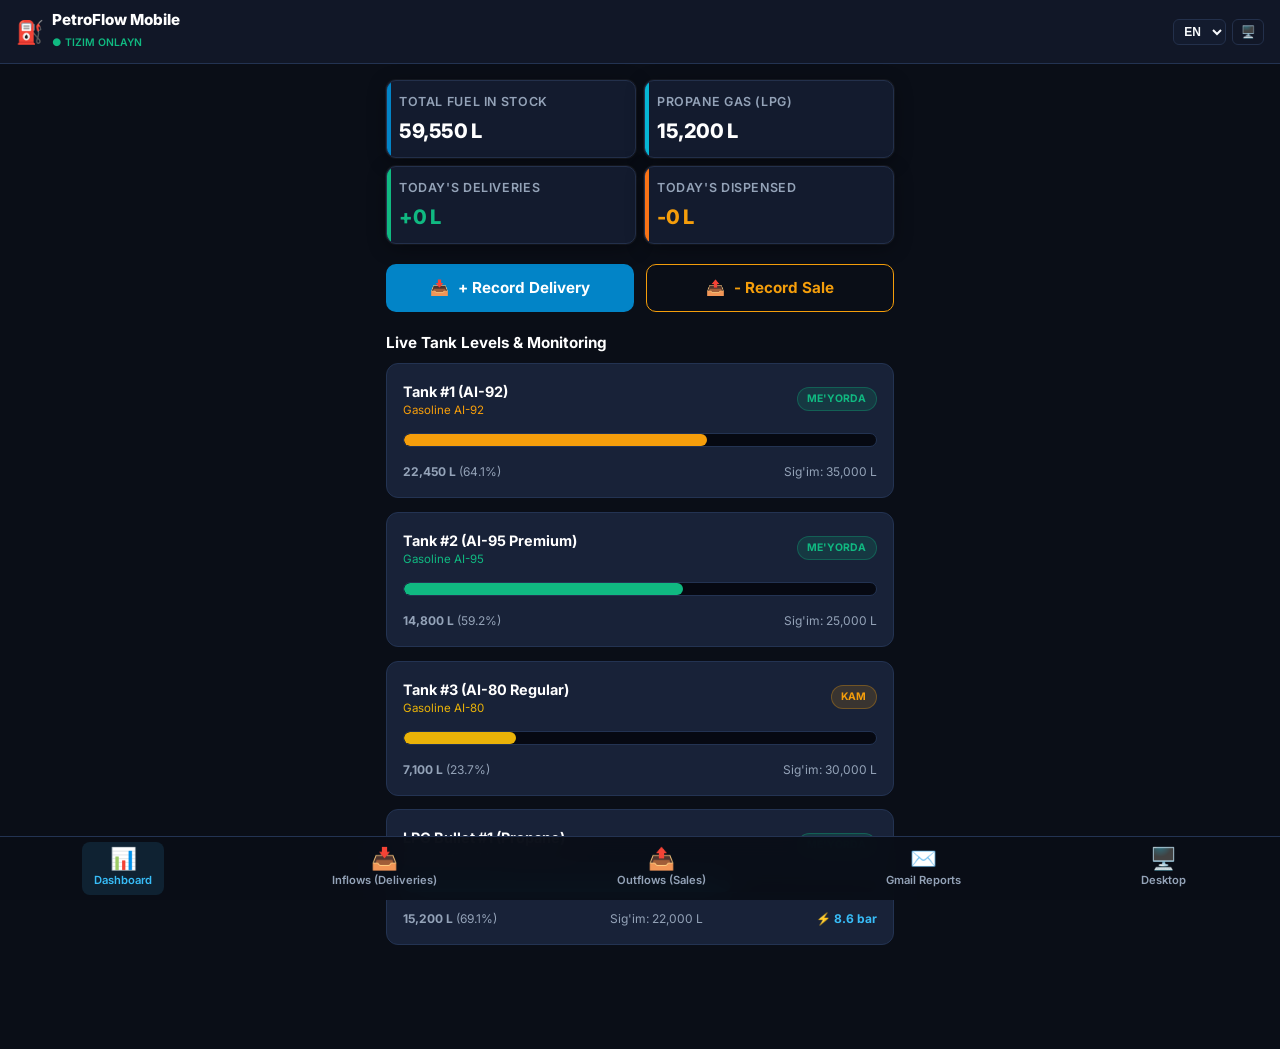
<file: html/m.index.html>
<!DOCTYPE html>
<html lang="uz">
<head>
  <meta charset="UTF-8">
  <meta name="viewport" content="width=device-width, initial-scale=1.0, maximum-scale=1.0, user-scalable=no">
  <title>PetroFlow Mobile - YQSh Mobil Terminali</title>
  <link rel="stylesheet" href="style.css">
  <link rel="stylesheet" href="m.css">
  <link rel="stylesheet" href="ze.css">
  <link rel="stylesheet" href="vs.css">
  <link rel="preconnect" href="https://fonts.googleapis.com">
  <link rel="preconnect" href="https://fonts.gstatic.com" crossorigin>
  <link href="https://fonts.googleapis.com/css2?family=Inter:wght@400;500;600;700;800&family=JetBrains+Mono:wght@400;500;700&display=swap" rel="stylesheet">
</head>
<body>

  <!-- ========================================================================
       Mobile Header
       ======================================================================== -->
  <header class="mobile-header">
    <div style="display: flex; align-items: center; gap: 0.5rem;">
      <span style="font-size: 1.4rem;">⛽</span>
      <div>
        <h1 style="font-size: 0.95rem; font-weight: 800; color: #fff; line-height: 1.1;">PetroFlow Mobile</h1>
        <small style="font-size: 0.65rem; color: #10b981; font-weight: 600;">● TIZIM ONLAYN</small>
      </div>
    </div>

    <div style="display: flex; align-items: center; gap: 0.4rem;">
      <!-- Language Switcher -->
      <select id="mobileLangSelect" class="language-select" style="padding: 0.25rem 0.4rem; font-size: 0.75rem;">
        <option value="uz">UZ</option>
        <option value="ru">RU</option>
        <option value="en">EN</option>
      </select>
      <a href="index.html" class="btn btn-outline btn-xs" title="Desktop versiya">🖥️</a>
    </div>
  </header>

  <!-- ========================================================================
       Mobile Main Container
       ======================================================================== -->
  <main class="mobile-view-wrapper">

    <!-- TAB 1: STATUS & DASHBOARD -->
    <div id="view-status" class="mobile-tab-view active">
      <!-- Quick Metric Pills -->
      <div style="display: grid; grid-template-columns: 1fr 1fr; gap: 0.5rem; margin-bottom: 1rem;">
        <div class="kpi-card" style="padding: 0.75rem;">
          <div class="kpi-title" data-i18n="kpiTotalFuel">Umumiy Yoqilg'i</div>
          <div class="kpi-value" id="mTotalFuelVal" style="font-size: 1.25rem;">0 L</div>
        </div>
        <div class="kpi-card kpi-propane" style="padding: 0.75rem;">
          <div class="kpi-title" data-i18n="kpiPropaneStock">Propan (SNG)</div>
          <div class="kpi-value" id="mPropaneVal" style="font-size: 1.25rem;">0 L</div>
        </div>
        <div class="kpi-card kpi-inflows" style="padding: 0.75rem;">
          <div class="kpi-title" data-i18n="kpiTodayDeliveries">Bugungi Kirim</div>
          <div class="kpi-value text-emerald" id="mTodayInVal" style="font-size: 1.25rem;">+0 L</div>
        </div>
        <div class="kpi-card kpi-outflows" style="padding: 0.75rem;">
          <div class="kpi-title" data-i18n="kpiTodaySales">Bugungi Chiqim</div>
          <div class="kpi-value text-amber" id="mTodayOutVal" style="font-size: 1.25rem;">-0 L</div>
        </div>
      </div>

      <!-- Quick Action Buttons -->
      <div class="mobile-quick-actions">
        <button class="mobile-touch-btn btn-primary" onclick="window.mobileApp.switchTab('kirim')">
          <span>📥</span> <span data-i18n="quickInflowBtn">+ Kirim Kiritish</span>
        </button>
        <button class="mobile-touch-btn btn-outline" style="border-color: #f59e0b; color: #f59e0b;" onclick="window.mobileApp.switchTab('chiqim')">
          <span>📤</span> <span data-i18n="quickOutflowBtn">- Sotuvni Qayd Etish</span>
        </button>
      </div>

      <!-- Tanks Visual Level Cards -->
      <h3 style="font-size: 0.95rem; font-weight: 700; color: #fff; margin-bottom: 0.6rem;" data-i18n="tanksHeader">
        Rezervuarlar Holati
      </h3>

      <div id="mobileTanksList">
        <!-- Filled by JS -->
      </div>
    </div>

    <!-- TAB 2: QUICK INFLOW / DELIVERY -->
    <div id="view-kirim" class="mobile-tab-view" style="display: none;">
      <div class="card" style="padding: 1rem;">
        <h3 class="card-title" data-i18n="recordInflowTitle" style="font-size: 1.05rem;">Yangi Kirimni Kiritish</h3>
        <p class="card-subtitle" style="font-size: 0.78rem;">Avtosisterna yoki gazovozdan yoqilg'i qabul qilish</p>

        <form id="mFormInflow">
          <div class="form-group" style="margin-bottom: 0.75rem;">
            <label class="form-label" data-i18n="inflowTankLabel">Qabul Qiluvchi Rezervuar</label>
            <select class="form-control" id="mInflowTank" required></select>
          </div>

          <div class="form-group" style="margin-bottom: 0.75rem;">
            <label class="form-label" data-i18n="inflowVolumeLabel">Qabul Qilingan Hajm (L)</label>
            <input type="number" class="form-control" id="mInflowVolume" min="1" step="any" placeholder="Masalan: 10000" required>
          </div>

          <!-- LPG Pressure conditional -->
          <div class="form-group m-lpg-field" style="display: none; margin-bottom: 0.75rem;">
            <label class="form-label" data-i18n="inflowPressureLabel">Gazovozdagi Bosim (bar)</label>
            <input type="number" class="form-control" id="mInflowPressure" min="0" max="25" step="0.1" placeholder="8.5">
          </div>

          <div class="form-group" style="margin-bottom: 0.75rem;">
            <label class="form-label" data-i18n="inflowSupplierLabel">Yetkazib Beruvchi (Zavod)</label>
            <input type="text" class="form-control" id="mInflowSupplier" placeholder="FNQIZ / BNQIZ" required>
          </div>

          <div class="form-group" style="margin-bottom: 0.75rem;">
            <label class="form-label" data-i18n="inflowInvoiceLabel">Yuk Xati # (TTN)</label>
            <input type="text" class="form-control" id="mInflowInvoice" placeholder="TTN-12345" required>
          </div>

          <div class="form-group" style="margin-bottom: 1rem;">
            <label class="form-label" data-i18n="inflowTruckLabel">Sisterna Davlat Raqami</label>
            <input type="text" class="form-control" id="mInflowTruck" placeholder="01 742 AAA" required>
          </div>

          <button type="submit" class="btn btn-primary" style="width: 100%; padding: 0.85rem;">
            📥 <span data-i18n="btnSubmitInflow">Kirimni Saqlash</span>
          </button>
        </form>
      </div>
    </div>

    <!-- TAB 3: QUICK OUTFLOW / DISPENSING SALE -->
    <div id="view-chiqim" class="mobile-tab-view" style="display: none;">
      <div class="card" style="padding: 1rem;">
        <h3 class="card-title" data-i18n="recordOutflowTitle" style="font-size: 1.05rem;">Sotuv / Chiqimni Qayd Etish</h3>
        <p class="card-subtitle" style="font-size: 0.78rem;">Kolonka orqali sotilgan yoqilg'i hisobi</p>

        <form id="mFormOutflow">
          <div class="form-group" style="margin-bottom: 0.75rem;">
            <label class="form-label" data-i18n="outflowTankLabel">Chiqim Rezervuari</label>
            <select class="form-control" id="mOutflowTank" required></select>
          </div>

          <div class="form-group" style="margin-bottom: 0.75rem;">
            <label class="form-label" data-i18n="outflowDispenserLabel">Kolonka # (Pistolet)</label>
            <input type="text" class="form-control" id="mOutflowDispenser" placeholder="Kolonka 1 / Propan 2" required>
          </div>

          <div style="display: grid; grid-template-columns: 1fr 1fr; gap: 0.5rem; margin-bottom: 0.75rem;">
            <div class="form-group">
              <label class="form-label" data-i18n="outflowMeterStartLabel">Bosh Hisoblagich</label>
              <input type="number" class="form-control" id="mMeterStart" step="any" placeholder="100000">
            </div>
            <div class="form-group">
              <label class="form-label" data-i18n="outflowMeterEndLabel">Yakuniy Hisoblagich</label>
              <input type="number" class="form-control" id="mMeterEnd" step="any" placeholder="102500">
            </div>
          </div>

          <div class="form-group" style="margin-bottom: 0.75rem;">
            <label class="form-label" data-i18n="outflowVolumeLabel">Sotilgan Hajm (Litr)</label>
            <input type="number" class="form-control" id="mOutflowVolume" min="0.1" step="any" placeholder="2500" required>
          </div>

          <div class="form-group" style="margin-bottom: 1rem;">
            <label class="form-label" data-i18n="outflowOperatorLabel">Operator / Kassir</label>
            <input type="text" class="form-control" id="mOutflowOperator" value="Operator" required>
          </div>

          <button type="submit" class="btn btn-primary" style="width: 100%; padding: 0.85rem; background-color: #f59e0b;">
            📤 <span data-i18n="btnSubmitOutflow">Chiqimni Saqlash</span>
          </button>
        </form>
      </div>
    </div>

    <!-- TAB 4: GMAIL SHIFT SENDER -->
    <div id="view-gmail" class="mobile-tab-view" style="display: none;">
      <div class="card" style="padding: 1rem;">
        <h3 class="card-title" data-i18n="gmailTitle" style="font-size: 1.05rem;">Gmail Smena Hisoboti</h3>
        <p class="card-subtitle" style="font-size: 0.78rem;">Rahbariyatga joriy qoldiq va smena balansini yuborish</p>

        <button class="btn btn-primary" style="width: 100%; padding: 0.95rem; font-size: 0.95rem; margin-bottom: 0.75rem;" onclick="window.mobileApp.sendGmail()">
          🚀 <span data-i18n="btnOpenGmailWeb">Gmail orqali yuborish</span>
        </button>

        <button class="btn btn-outline" style="width: 100%; padding: 0.7rem; font-size: 0.85rem; margin-bottom: 1rem;" onclick="window.mobileApp.copyReport()">
          📋 <span data-i18n="btnCopyReport">Nusxalash (Telegram / WhatsApp)</span>
        </button>

        <label class="form-label" data-i18n="reportPreviewTitle">Hisobot ko'rinishi:</label>
        <textarea id="mGmailPreview" class="form-control font-mono" style="height: 220px; font-size: 0.75rem;" readonly></textarea>
      </div>
    </div>

  </main>

  <!-- ========================================================================
       Mobile Bottom Navigation Bar (Thumb Friendly)
       ======================================================================== -->
  <nav class="bottom-nav">
    <a href="#status" class="bottom-nav-item active" data-tab="status">
      <span class="bottom-nav-icon">📊</span>
      <span data-i18n="navDashboard">Holat</span>
    </a>
    <a href="#kirim" class="bottom-nav-item" data-tab="kirim">
      <span class="bottom-nav-icon">📥</span>
      <span data-i18n="navInflows">Kirim</span>
    </a>
    <a href="#chiqim" class="bottom-nav-item" data-tab="chiqim">
      <span class="bottom-nav-icon">📤</span>
      <span data-i18n="navOutflows">Chiqim</span>
    </a>
    <a href="#gmail" class="bottom-nav-item" data-tab="gmail">
      <span class="bottom-nav-icon">✉️</span>
      <span data-i18n="navGmail">Gmail</span>
    </a>
    <a href="index.html" class="bottom-nav-item">
      <span class="bottom-nav-icon">🖥️</span>
      <span>Desktop</span>
    </a>
  </nav>

  <!-- Scripts -->
  <script src="js/translations.js"></script>
  <script src="js/data.js"></script>
  <script src="js/audio.js"></script>
  <script src="js/gmail.js"></script>

  <script>
    class MobileApp {
      constructor() {
        this.currentTab = "status";
        this.currentLang = window.stationData ? window.stationData.settings.currentLang || "uz" : "uz";
        this.gmailMgr = new GmailReportManager();
      }

      init() {
        this.bindNav();
        this.bindForms();
        this.setLanguage(this.currentLang);
        this.renderAll();
      }

      bindNav() {
        document.querySelectorAll(".bottom-nav-item[data-tab]").forEach(item => {
          item.addEventListener("click", (e) => {
            e.preventDefault();
            this.switchTab(item.getAttribute("data-tab"));
          });
        });

        const langSelect = document.getElementById("mobileLangSelect");
        if (langSelect) {
          langSelect.value = this.currentLang;
          langSelect.addEventListener("change", (e) => this.setLanguage(e.target.value));
        }
      }

      switchTab(tabId) {
        this.currentTab = tabId;
        document.querySelectorAll(".bottom-nav-item").forEach(item => {
          if (item.getAttribute("data-tab") === tabId) {
            item.classList.add("active");
          } else {
            item.classList.remove("active");
          }
        });

        document.querySelectorAll(".mobile-tab-view").forEach(v => {
          v.style.display = "none";
        });

        const target = document.getElementById(`view-${tabId}`);
        if (target) {
          target.style.display = "block";
          window.scrollTo({ top: 0, behavior: "smooth" });
        }

        if (tabId === "gmail") {
          const preview = document.getElementById("mGmailPreview");
          if (preview) preview.value = this.gmailMgr.generateReportText("shift");
        }
      }

      setLanguage(lang) {
        if (!translations[lang]) lang = "uz";
        this.currentLang = lang;
        window.stationData.settings.currentLang = lang;
        window.stationData.saveState();

        const t = translations[lang];
        document.querySelectorAll("[data-i18n]").forEach(el => {
          const key = el.getAttribute("data-i18n");
          if (t[key]) el.innerText = t[key];
        });

        this.renderAll();
      }

      bindForms() {
        // Inflow
        const mInflowTank = document.getElementById("mInflowTank");
        if (mInflowTank) {
          mInflowTank.addEventListener("change", () => {
            const tank = window.stationData.getTank(mInflowTank.value);
            const lpgFields = document.querySelectorAll(".m-lpg-field");
            lpgFields.forEach(f => f.style.display = (tank && tank.type === "propane") ? "block" : "none");
          });
        }

        const fIn = document.getElementById("mFormInflow");
        if (fIn) {
          fIn.addEventListener("submit", (e) => {
            e.preventDefault();
            const tankId = document.getElementById("mInflowTank").value;
            const vol = parseFloat(document.getElementById("mInflowVolume").value);
            const tank = window.stationData.getTank(tankId);

            if (tank && (tank.currentStock + vol > tank.capacity)) {
              if (!confirm("Diqqat! Sig'imdan oshib ketadi. Davom ettirasizmi?")) return;
            }

            try {
              window.stationData.recordInflow({
                tankId: tankId,
                volume: vol,
                pressure: document.getElementById("mInflowPressure")?.value,
                supplier: document.getElementById("mInflowSupplier").value,
                invoiceNo: document.getElementById("mInflowInvoice").value,
                truckPlate: document.getElementById("mInflowTruck").value,
                operator: "Mobil Operator"
              });

              if (window.stationAudio) window.stationAudio.playSuccessSound();
              alert("Kirim muvaffaqiyatli saqlandi!");
              fIn.reset();
              this.renderAll();
              this.switchTab("status");
            } catch (err) {
              alert("Xatolik: " + err.message);
            }
          });
        }

        // Outflow meter calc
        const mStart = document.getElementById("mMeterStart");
        const mEnd = document.getElementById("mMeterEnd");
        const mVol = document.getElementById("mOutflowVolume");
        const calcDiff = () => {
          const s = parseFloat(mStart?.value);
          const e = parseFloat(mEnd?.value);
          if (!isNaN(s) && !isNaN(e) && e >= s) {
            mVol.value = (e - s).toFixed(1);
          }
        };
        if (mStart && mEnd) {
          mStart.addEventListener("input", calcDiff);
          mEnd.addEventListener("input", calcDiff);
        }

        // Outflow submit
        const fOut = document.getElementById("mFormOutflow");
        if (fOut) {
          fOut.addEventListener("submit", (e) => {
            e.preventDefault();
            const tankId = document.getElementById("mOutflowTank").value;
            const vol = parseFloat(document.getElementById("mOutflowVolume").value);
            const tank = window.stationData.getTank(tankId);

            if (tank && vol > tank.currentStock) {
              if (window.stationAudio) window.stationAudio.playErrorSound();
              return alert("Xatolik: Rezervuardagi qoldiqdan ko'p yoqilg'i sotib bo'lmaydi!");
            }

            try {
              window.stationData.recordOutflow({
                tankId: tankId,
                volume: vol,
                dispenser: document.getElementById("mOutflowDispenser").value,
                meterStart: document.getElementById("mMeterStart")?.value,
                meterEnd: document.getElementById("mMeterEnd")?.value,
                operator: document.getElementById("mOutflowOperator").value
              });

              if (window.stationAudio) window.stationAudio.playSuccessSound();
              alert("Chiqim muvaffaqiyatli saqlandi!");
              fOut.reset();
              this.renderAll();
              this.switchTab("status");
            } catch (err) {
              alert("Xatolik: " + err.message);
            }
          });
        }
      }

      renderAll() {
        const totals = window.stationData.getTotals();
        const tanks = window.stationData.tanks;
        const t = translations[this.currentLang];

        const elTot = document.getElementById("mTotalFuelVal");
        const elPro = document.getElementById("mPropaneVal");
        const elIn = document.getElementById("mTodayInVal");
        const elOut = document.getElementById("mTodayOutVal");

        if (elTot) elTot.innerText = `${totals.totalFuelStock.toLocaleString()} L`;
        if (elPro) elPro.innerText = `${totals.totalPropaneStock.toLocaleString()} L`;
        if (elIn) elIn.innerText = `+${totals.todayDeliveries.toLocaleString()} L`;
        if (elOut) elOut.innerText = `-${totals.todaySales.toLocaleString()} L`;

        // Render Tanks
        const list = document.getElementById("mobileTanksList");
        if (list) {
          list.innerHTML = tanks.map(tank => {
            const pct = Math.max(0, Math.min(100, (tank.currentStock / tank.capacity) * 100));
            const fuelName = t[tank.fuelGrade] || tank.name;
            const isLow = pct <= (tank.warningPercentage || 20);
            const isCritical = tank.currentStock <= tank.safeMinimum || pct <= 10;
            const statusClass = isCritical ? 'status-critical' : (isLow ? 'status-warning' : 'status-normal');
            const statusLabel = isCritical ? 'Xavfli!' : (isLow ? 'Kam' : 'Me\'yorda');

            return `
              <div class="mobile-tank-card">
                <div style="display: flex; justify-content: space-between; align-items: center;">
                  <div>
                    <strong style="color: #fff; font-size: 0.9rem;">${tank.name}</strong>
                    <div style="font-size: 0.72rem; color: ${tank.color};">${fuelName}</div>
                  </div>
                  <span class="tank-status-pill ${statusClass}" style="font-size: 0.65rem;">${statusLabel}</span>
                </div>

                <div class="mobile-progress-wrap">
                  <div class="mobile-progress-bar" style="width: ${pct}%; background-color: ${tank.color};"></div>
                </div>

                <div style="display: flex; justify-content: space-between; font-size: 0.75rem; color: #94a3b8; margin-top: 0.2rem;">
                  <span><strong>${tank.currentStock.toLocaleString()} L</strong> (${pct.toFixed(1)}%)</span>
                  <span>Sig'im: ${tank.capacity.toLocaleString()} L</span>
                  ${tank.type === 'propane' ? `<span style="color: #38bdf8; font-weight: bold;">⚡ ${tank.pressure || 8.5} bar</span>` : ''}
                </div>
              </div>
            `;
          }).join("");
        }

        // Populate dropdowns
        const inSelect = document.getElementById("mInflowTank");
        const outSelect = document.getElementById("mOutflowTank");
        const optHtml = tanks.map(tank => {
          const fuelName = t[tank.fuelGrade] || tank.name;
          return `<option value="${tank.id}">${tank.name} - ${fuelName} (${tank.currentStock.toLocaleString()} L)</option>`;
        }).join("");

        if (inSelect) inSelect.innerHTML = optHtml;
        if (outSelect) outSelect.innerHTML = optHtml;
      }

      sendGmail() {
        this.gmailMgr.openGmailWeb("shift");
      }

      copyReport() {
        this.gmailMgr.copyReportToClipboard("shift");
      }
    }

    document.addEventListener("DOMContentLoaded", () => {
      window.mobileApp = new MobileApp();
      window.mobileApp.init();
    });
  </script>
</body>
</html>
</file>
<file: html/style.css>
/* PetroFlow Station Monitor - CSS Stylesheet for html/ directory */
@import url('https://fonts.googleapis.com/css2?family=Inter:wght@400;500;600;700;800&family=JetBrains+Mono:wght@400;500;700&display=swap');

:root {
  --bg-main: #0b0f19;
  --bg-card: #131b2e;
  --bg-card-hover: #1a253e;
  --bg-input: #0e1526;
  --border-color: #23304b;
  --border-focus: #38bdf8;
  
  --text-main: #f8fafc;
  --text-muted: #94a3b8;
  --text-dim: #64748b;

  --color-primary: #0284c7;
  --color-primary-hover: #0369a1;
  --color-success: #10b981;
  --color-warning: #f59e0b;
  --color-danger: #ef4444;
  --color-info: #06b6d4;
  --color-purple: #8b5cf6;

  --font-family: 'Inter', -apple-system, BlinkMacSystemFont, "Segoe UI", Roboto, sans-serif;
  --font-mono: ui-monospace, SFMono-Regular, Menlo, Monaco, Consolas, monospace;

  --radius-sm: 6px;
  --radius-md: 10px;
  --radius-lg: 16px;
  --shadow-card: 0 4px 20px -2px rgba(0, 0, 0, 0.45), 0 0 0 1px rgba(255, 255, 255, 0.05);
  --shadow-glow: 0 0 25px -5px rgba(2, 132, 199, 0.3);
}

* {
  box-sizing: border-box;
  margin: 0;
  padding: 0;
}

body {
  font-family: var(--font-family);
  background-color: var(--bg-main);
  color: var(--text-main);
  line-height: 1.5;
  min-height: 100vh;
  display: flex;
  flex-direction: column;
}

/* ==========================================================================
   Navigation Bar
   ========================================================================== */
.navbar {
  position: sticky;
  top: 0;
  z-index: 100;
  background-color: rgba(11, 15, 25, 0.92);
  backdrop-filter: blur(12px);
  border-bottom: 1px solid var(--border-color);
  padding: 0.75rem 1.5rem;
  display: flex;
  align-items: center;
  justify-content: space-between;
}

.nav-brand-container {
  display: flex;
  align-items: center;
  gap: 0.75rem;
  text-decoration: none;
}

.brand-icon {
  font-size: 1.8rem;
  background: linear-gradient(135deg, #0284c7, #38bdf8);
  -webkit-background-clip: text;
  -webkit-text-fill-color: transparent;
}

.brand-text h1 {
  font-size: 1.15rem;
  font-weight: 700;
  letter-spacing: -0.02em;
  color: #fff;
  display: flex;
  align-items: center;
  gap: 0.5rem;
}

.brand-badge {
  font-size: 0.65rem;
  background-color: rgba(16, 185, 129, 0.15);
  color: var(--color-success);
  border: 1px solid rgba(16, 185, 129, 0.3);
  padding: 0.15rem 0.4rem;
  border-radius: 9999px;
  text-transform: uppercase;
  font-weight: 600;
}

.brand-text p {
  font-size: 0.75rem;
  color: var(--text-muted);
}

.nav-links {
  display: flex;
  align-items: center;
  gap: 0.35rem;
  list-style: none;
}

.nav-link {
  color: var(--text-muted);
  text-decoration: none;
  font-size: 0.875rem;
  font-weight: 500;
  padding: 0.5rem 0.85rem;
  border-radius: var(--radius-sm);
  transition: all 0.2s ease;
  display: flex;
  align-items: center;
  gap: 0.4rem;
}

.nav-link:hover {
  color: var(--text-main);
  background-color: rgba(255, 255, 255, 0.05);
}

.nav-link.active {
  color: #fff;
  background-color: var(--color-primary);
  box-shadow: 0 0 15px -3px rgba(2, 132, 199, 0.4);
}

.nav-actions {
  display: flex;
  align-items: center;
  gap: 0.75rem;
}

.language-picker-wrap {
  position: relative;
  display: flex;
  align-items: center;
}

.language-select {
  background-color: var(--bg-card);
  color: var(--text-main);
  border: 1px solid var(--border-color);
  padding: 0.45rem 0.75rem;
  border-radius: var(--radius-sm);
  font-size: 0.85rem;
  font-weight: 600;
  cursor: pointer;
  outline: none;
  transition: border-color 0.2s;
}

.language-select:focus {
  border-color: var(--border-focus);
}

.mobile-menu-btn {
  display: none;
  background: none;
  border: 1px solid var(--border-color);
  color: #fff;
  padding: 0.5rem 0.75rem;
  border-radius: var(--radius-sm);
  cursor: pointer;
}

/* ==========================================================================
   Layout Containers
   ========================================================================== */
.main-wrapper {
  flex: 1;
  max-width: 1440px;
  width: 100%;
  margin: 0 auto;
  padding: 1.5rem;
}

.app-section {
  display: none;
  animation: fadeIn 0.3s ease-in-out;
}

.app-section.active {
  display: block;
}

@keyframes fadeIn {
  from { opacity: 0; transform: translateY(6px); }
  to { opacity: 1; transform: translateY(0); }
}

.section-header {
  margin-bottom: 1.5rem;
  display: flex;
  justify-content: space-between;
  align-items: flex-end;
  flex-wrap: wrap;
  gap: 1rem;
}

.section-header h2 {
  font-size: 1.5rem;
  font-weight: 700;
  color: #fff;
  display: flex;
  align-items: center;
  gap: 0.5rem;
}

.section-header p {
  color: var(--text-muted);
  font-size: 0.9rem;
  margin-top: 0.2rem;
}

/* ==========================================================================
   KPI Metrics Grid
   ========================================================================== */
.kpi-grid {
  display: grid;
  grid-template-columns: repeat(auto-fit, minmax(210px, 1fr));
  gap: 1rem;
  margin-bottom: 1.5rem;
}

.kpi-card {
  background-color: var(--bg-card);
  border: 1px solid var(--border-color);
  border-radius: var(--radius-md);
  padding: 1.25rem;
  box-shadow: var(--shadow-card);
  transition: transform 0.2s, border-color 0.2s;
  position: relative;
  overflow: hidden;
}

.kpi-card::before {
  content: "";
  position: absolute;
  top: 0;
  left: 0;
  width: 4px;
  height: 100%;
  background: var(--color-primary);
}

.kpi-card.kpi-gasoline::before { background: var(--color-warning); }
.kpi-card.kpi-propane::before { background: var(--color-info); }
.kpi-card.kpi-inflows::before { background: var(--color-success); }
.kpi-card.kpi-outflows::before { background: #f97316; }
.kpi-card.kpi-alerts::before { background: var(--color-danger); }

.kpi-title {
  font-size: 0.78rem;
  text-transform: uppercase;
  letter-spacing: 0.05em;
  color: var(--text-muted);
  font-weight: 600;
  margin-bottom: 0.4rem;
}

.kpi-value {
  font-size: 1.6rem;
  font-weight: 800;
  color: #fff;
  letter-spacing: -0.02em;
}

.kpi-sub {
  font-size: 0.75rem;
  color: var(--text-dim);
  margin-top: 0.25rem;
}

/* ==========================================================================
   Tank Cards & Visualizers Grid
   ========================================================================== */
.tanks-grid {
  display: grid;
  grid-template-columns: repeat(auto-fit, minmax(290px, 1fr));
  gap: 1.25rem;
  margin-bottom: 2rem;
}

.tank-card {
  background-color: var(--bg-card);
  border: 1px solid var(--border-color);
  border-radius: var(--radius-lg);
  padding: 1.25rem;
  box-shadow: var(--shadow-card);
  display: flex;
  flex-direction: column;
  position: relative;
  transition: transform 0.2s, box-shadow 0.2s;
}

.tank-card:hover {
  border-color: #3b5078;
  transform: translateY(-2px);
  box-shadow: 0 8px 25px -4px rgba(0, 0, 0, 0.5);
}

.tank-header {
  display: flex;
  justify-content: space-between;
  align-items: flex-start;
  margin-bottom: 1rem;
}

.tank-title {
  font-size: 1.05rem;
  font-weight: 700;
  color: #fff;
  display: block;
}

.tank-fuel-badge {
  display: inline-block;
  font-size: 0.72rem;
  font-weight: 600;
  padding: 0.15rem 0.5rem;
  border-radius: 9999px;
  margin-top: 0.2rem;
}

.tank-status-pill {
  font-size: 0.72rem;
  font-weight: 700;
  padding: 0.25rem 0.6rem;
  border-radius: 9999px;
  text-transform: uppercase;
}

.status-normal {
  background-color: rgba(16, 185, 129, 0.15);
  color: var(--color-success);
  border: 1px solid rgba(16, 185, 129, 0.3);
}

.status-warning {
  background-color: rgba(245, 158, 11, 0.15);
  color: var(--color-warning);
  border: 1px solid rgba(245, 158, 11, 0.3);
}

.status-critical {
  background-color: rgba(239, 68, 68, 0.15);
  color: var(--color-danger);
  border: 1px solid rgba(239, 68, 68, 0.4);
  animation: pulseCritical 2s infinite;
}

@keyframes pulseCritical {
  0%, 100% { opacity: 1; }
  50% { opacity: 0.5; }
}

.tank-visual-container {
  display: flex;
  align-items: center;
  justify-content: center;
  padding: 0.5rem 0;
  min-height: 200px;
  position: relative;
}

.tank-svg {
  width: 100%;
  max-height: 200px;
  filter: drop-shadow(0 6px 12px rgba(0, 0, 0, 0.5));
}

.wave-path {
  animation: waveMotion 4s ease-in-out infinite alternate;
}

@keyframes waveMotion {
  0% { transform: translateX(0); }
  100% { transform: translateX(4px); }
}

.tank-metric-overlay {
  position: absolute;
  top: 50%;
  left: 50%;
  transform: translate(-50%, -50%);
  text-align: center;
  pointer-events: none;
  background: rgba(11, 15, 25, 0.65);
  backdrop-filter: blur(4px);
  padding: 0.4rem 0.8rem;
  border-radius: var(--radius-sm);
  border: 1px solid rgba(255, 255, 255, 0.08);
}

.metric-percentage {
  font-size: 1.5rem;
  font-weight: 800;
  line-height: 1.1;
}

.metric-volume {
  font-size: 0.95rem;
  color: #fff;
}

.metric-unit {
  font-size: 0.75rem;
  color: var(--text-muted);
}

.metric-sub {
  font-size: 0.7rem;
  color: var(--text-dim);
}

.tank-footer-metrics {
  display: flex;
  justify-content: space-between;
  gap: 0.5rem;
  margin: 0.75rem 0 1rem 0;
  padding-top: 0.75rem;
  border-top: 1px solid var(--border-color);
}

.footer-chip {
  background: rgba(0, 0, 0, 0.2);
  padding: 0.35rem 0.6rem;
  border-radius: var(--radius-sm);
  font-size: 0.75rem;
  display: flex;
  flex-direction: column;
}

.chip-label {
  color: var(--text-dim);
  font-size: 0.68rem;
}

.chip-val {
  color: var(--text-main);
  font-weight: 600;
}

.tank-actions {
  display: flex;
  gap: 0.5rem;
  margin-top: auto;
}

/* ==========================================================================
   Buttons & Form Controls
   ========================================================================== */
.btn {
  display: inline-flex;
  align-items: center;
  justify-content: center;
  gap: 0.4rem;
  font-family: inherit;
  font-size: 0.875rem;
  font-weight: 600;
  padding: 0.6rem 1.1rem;
  border-radius: var(--radius-sm);
  border: 1px solid transparent;
  cursor: pointer;
  transition: all 0.2s ease;
  text-decoration: none;
}

.btn-primary {
  background-color: var(--color-primary);
  color: #fff;
}
.btn-primary:hover {
  background-color: var(--color-primary-hover);
  box-shadow: var(--shadow-glow);
}

.btn-success {
  background-color: var(--color-success);
  color: #fff;
}
.btn-success:hover {
  background-color: #059669;
}

.btn-outline {
  background-color: transparent;
  border-color: var(--border-color);
  color: var(--text-muted);
}
.btn-outline:hover {
  color: #fff;
  border-color: var(--text-muted);
  background-color: rgba(255, 255, 255, 0.05);
}

.btn-danger {
  background-color: rgba(239, 68, 68, 0.15);
  border-color: rgba(239, 68, 68, 0.3);
  color: var(--color-danger);
}
.btn-danger:hover {
  background-color: var(--color-danger);
  color: #fff;
}

.btn-sm {
  padding: 0.4rem 0.75rem;
  font-size: 0.78rem;
  flex: 1;
}

.btn-xs {
  padding: 0.25rem 0.5rem;
  font-size: 0.72rem;
}

/* Forms */
.form-grid {
  display: grid;
  grid-template-columns: repeat(auto-fit, minmax(260px, 1fr));
  gap: 1.25rem;
}

.form-group {
  display: flex;
  flex-direction: column;
  gap: 0.35rem;
}

.form-group.full-width {
  grid-column: 1 / -1;
}

.form-label {
  font-size: 0.8rem;
  font-weight: 600;
  color: var(--text-muted);
}

.form-control {
  background-color: var(--bg-input);
  border: 1px solid var(--border-color);
  color: #fff;
  padding: 0.6rem 0.85rem;
  border-radius: var(--radius-sm);
  font-size: 0.875rem;
  font-family: inherit;
  outline: none;
  transition: border-color 0.2s;
}

.form-control:focus {
  border-color: var(--border-focus);
  box-shadow: 0 0 0 2px rgba(56, 189, 248, 0.2);
}

textarea.form-control {
  resize: vertical;
  min-height: 80px;
}

/* ==========================================================================
   Tables & Data Presentation
   ========================================================================== */
.card {
  background-color: var(--bg-card);
  border: 1px solid var(--border-color);
  border-radius: var(--radius-lg);
  padding: 1.5rem;
  box-shadow: var(--shadow-card);
  margin-bottom: 2rem;
}

.card-title {
  font-size: 1.15rem;
  font-weight: 700;
  color: #fff;
  margin-bottom: 0.35rem;
}

.card-subtitle {
  font-size: 0.85rem;
  color: var(--text-muted);
  margin-bottom: 1.25rem;
}

.table-toolbar {
  display: flex;
  justify-content: space-between;
  align-items: center;
  flex-wrap: wrap;
  gap: 0.75rem;
  margin-bottom: 1rem;
}

.search-input-wrap {
  flex: 1;
  min-width: 240px;
}

.table-responsive {
  overflow-x: auto;
  border-radius: var(--radius-sm);
  border: 1px solid var(--border-color);
}

.data-table {
  width: 100%;
  border-collapse: collapse;
  text-align: left;
  font-size: 0.85rem;
}

.data-table th {
  background-color: rgba(14, 21, 38, 0.95);
  color: var(--text-muted);
  font-weight: 600;
  padding: 0.75rem 1rem;
  border-bottom: 1px solid var(--border-color);
  white-space: nowrap;
}

.data-table td {
  padding: 0.75rem 1rem;
  border-bottom: 1px solid rgba(35, 48, 75, 0.5);
  color: var(--text-main);
  vertical-align: middle;
}

.data-table tbody tr:hover {
  background-color: rgba(255, 255, 255, 0.02);
}

.badge {
  display: inline-block;
  padding: 0.2rem 0.5rem;
  border-radius: var(--radius-sm);
  font-size: 0.75rem;
  font-weight: 600;
}

.badge-success { background: rgba(16, 185, 129, 0.2); color: var(--color-success); }
.badge-danger { background: rgba(239, 68, 68, 0.2); color: var(--color-danger); }
.badge-info { background: rgba(6, 182, 212, 0.2); color: var(--color-info); }
.badge-outline { border: 1px solid var(--border-color); color: var(--text-muted); }

.invoice-tag {
  font-family: var(--font-mono);
  font-weight: 600;
  color: #38bdf8;
}

.text-emerald { color: #10b981; }
.text-amber { color: #f59e0b; }
.text-muted { color: var(--text-muted); }
.text-center { text-align: center; }
.font-mono { font-family: var(--font-mono); }

/* ==========================================================================
   Mobile-Optimized Layout Styles (for m.index.html & m.html)
   ========================================================================== */
.mobile-view-wrapper {
  max-width: 600px;
  margin: 0 auto;
  padding: 1rem 1rem 5rem 1rem;
  width: 100%;
}

.mobile-header {
  display: flex;
  align-items: center;
  justify-content: space-between;
  padding: 0.85rem 1rem;
  background-color: rgba(19, 27, 46, 0.95);
  border-bottom: 1px solid var(--border-color);
  position: sticky;
  top: 0;
  z-index: 100;
  backdrop-filter: blur(10px);
}

.bottom-nav {
  position: fixed;
  bottom: 0;
  left: 0;
  right: 0;
  background-color: rgba(11, 15, 25, 0.95);
  border-top: 1px solid var(--border-color);
  backdrop-filter: blur(12px);
  display: flex;
  justify-content: space-around;
  padding: 0.5rem 0.25rem;
  z-index: 1000;
}

.bottom-nav-item {
  display: flex;
  flex-direction: column;
  align-items: center;
  gap: 0.2rem;
  color: var(--text-muted);
  text-decoration: none;
  font-size: 0.7rem;
  font-weight: 600;
  padding: 0.35rem 0.75rem;
  border-radius: var(--radius-sm);
  transition: all 0.2s ease;
  min-width: 60px;
}

.bottom-nav-item.active {
  color: #38bdf8;
  background-color: rgba(56, 189, 248, 0.1);
}

.bottom-nav-icon {
  font-size: 1.3rem;
  line-height: 1;
}

.mobile-tank-card {
  background: var(--bg-card);
  border: 1px solid var(--border-color);
  border-radius: var(--radius-md);
  padding: 1rem;
  margin-bottom: 0.85rem;
  display: flex;
  flex-direction: column;
  gap: 0.5rem;
}

.mobile-progress-wrap {
  width: 100%;
  height: 12px;
  background: #090d16;
  border-radius: 999px;
  overflow: hidden;
  border: 1px solid var(--border-color);
  margin-top: 0.25rem;
}

.mobile-progress-bar {
  height: 100%;
  border-radius: 999px;
  transition: width 0.3s ease;
}

.mobile-quick-actions {
  display: grid;
  grid-template-columns: 1fr 1fr;
  gap: 0.75rem;
  margin: 1.25rem 0;
}

.mobile-touch-btn {
  padding: 1rem 0.75rem;
  font-size: 0.95rem;
  font-weight: 700;
  border-radius: var(--radius-md);
  display: flex;
  align-items: center;
  justify-content: center;
  gap: 0.5rem;
  text-align: center;
  cursor: pointer;
  border: 1px solid transparent;
  text-decoration: none;
}

/* Modals */
.modal {
  position: fixed;
  inset: 0;
  z-index: 200;
  background-color: rgba(0, 0, 0, 0.75);
  backdrop-filter: blur(8px);
  display: flex;
  align-items: center;
  justify-content: center;
  padding: 1rem;
  opacity: 0;
  pointer-events: none;
  transition: opacity 0.2s ease;
}

.modal.open {
  opacity: 1;
  pointer-events: auto;
}

.modal-content {
  background-color: var(--bg-card);
  border: 1px solid var(--border-color);
  border-radius: var(--radius-lg);
  width: 100%;
  max-width: 560px;
  box-shadow: 0 10px 40px rgba(0, 0, 0, 0.6);
  overflow: hidden;
  animation: modalScale 0.25s ease;
}

@keyframes modalScale {
  from { transform: scale(0.95); }
  to { transform: scale(1); }
}

.modal-header {
  padding: 1rem 1.5rem;
  border-bottom: 1px solid var(--border-color);
  display: flex;
  align-items: center;
  justify-content: space-between;
}

.modal-header h3 {
  font-size: 1.15rem;
  font-weight: 700;
  color: #fff;
}

.modal-close {
  background: none;
  border: none;
  color: var(--text-muted);
  font-size: 1.4rem;
  cursor: pointer;
  line-height: 1;
}

.modal-close:hover {
  color: #fff;
}

.modal-body {
  padding: 1.5rem;
}

.modal-footer {
  padding: 1rem 1.5rem;
  border-top: 1px solid var(--border-color);
  display: flex;
  justify-content: flex-end;
  gap: 0.75rem;
}

.footer {
  border-top: 1px solid var(--border-color);
  background-color: #080c14;
  padding: 1.5rem;
  text-align: center;
  color: var(--text-dim);
  font-size: 0.8rem;
  margin-top: auto;
}

@media (max-width: 820px) {
  .nav-links {
    display: none;
    position: absolute;
    top: 100%;
    left: 0;
    right: 0;
    background-color: var(--bg-card);
    border-bottom: 1px solid var(--border-color);
    flex-direction: column;
    padding: 1rem;
    gap: 0.5rem;
  }
  .nav-links.open {
    display: flex;
  }
  .mobile-menu-btn {
    display: block;
  }
  .navbar {
    flex-wrap: wrap;
  }
}
</file>
<file: html/m.css>
/* PetroFlow Mobile Forecourt & Handheld Terminal Stylesheet (m.css) */

@import url('https://fonts.googleapis.com/css2?family=Inter:wght@400;500;600;700;800&family=JetBrains+Mono:wght@400;500;700&display=swap');

:root {
  --m-bg-body: #0a0e17;
  --m-bg-surface: #121929;
  --m-bg-card: #182238;
  --m-bg-input: #0b1120;
  --m-border: #233352;
  --m-primary: #0284c7;
  --m-amber: #f59e0b;
  --m-emerald: #10b981;
  --m-cyan: #06b6d4;
  --m-rose: #f43f5e;
  --m-text: #f8fafc;
  --m-text-dim: #94a3b8;
  --m-font: 'Inter', -apple-system, sans-serif;
  --m-mono: 'JetBrains Mono', monospace;
  --touch-min: 48px;
}

* {
  box-sizing: border-box;
  margin: 0;
  padding: 0;
  -webkit-tap-highlight-color: transparent;
}

body {
  font-family: var(--m-font);
  background-color: var(--m-bg-body);
  color: var(--m-text);
  line-height: 1.4;
  min-height: 100vh;
  padding-bottom: 75px;
}

/* Mobile Header */
.mobile-header {
  position: sticky;
  top: 0;
  z-index: 100;
  background-color: rgba(18, 25, 41, 0.95);
  backdrop-filter: blur(12px);
  border-bottom: 1px solid var(--m-border);
  padding: 0.75rem 1rem;
  display: flex;
  align-items: center;
  justify-content: space-between;
}

/* Fixed Bottom Navigation */
.bottom-nav {
  position: fixed;
  bottom: 0;
  left: 0;
  right: 0;
  height: 64px;
  background-color: rgba(10, 14, 23, 0.96);
  border-top: 1px solid var(--m-border);
  backdrop-filter: blur(14px);
  display: flex;
  align-items: center;
  justify-content: space-around;
  z-index: 1000;
}

.bottom-nav-item {
  display: flex;
  flex-direction: column;
  align-items: center;
  justify-content: center;
  gap: 3px;
  color: var(--m-text-dim);
  text-decoration: none;
  font-size: 0.7rem;
  font-weight: 600;
  padding: 6px 12px;
  border-radius: 8px;
  min-width: 58px;
  min-height: var(--touch-min);
  transition: all 0.2s ease;
}

.bottom-nav-item:active,
.bottom-nav-item.active {
  color: #38bdf8;
  background-color: rgba(56, 189, 248, 0.12);
}

.bottom-nav-icon {
  font-size: 1.35rem;
  line-height: 1;
}

/* Mobile Wrapper & Touch Cards */
.mobile-view-wrapper {
  max-width: 540px;
  margin: 0 auto;
  padding: 1rem;
}

.mobile-card {
  background: var(--m-bg-surface);
  border: 1px solid var(--m-border);
  border-radius: 14px;
  padding: 1.15rem;
  margin-bottom: 1rem;
  box-shadow: 0 4px 18px rgba(0, 0, 0, 0.4);
}

.mobile-card-title {
  font-size: 1.05rem;
  font-weight: 800;
  color: #fff;
  display: flex;
  align-items: center;
  gap: 0.5rem;
}

/* Mobile Tank Level Card */
.mobile-tank-card {
  background: var(--m-bg-card);
  border: 1px solid var(--m-border);
  border-radius: 12px;
  padding: 1rem;
  margin-bottom: 0.85rem;
}

.mobile-tank-header {
  display: flex;
  justify-content: space-between;
  align-items: center;
  margin-bottom: 0.5rem;
}

.mobile-progress-wrap {
  width: 100%;
  height: 14px;
  background: #060912;
  border-radius: 999px;
  overflow: hidden;
  border: 1px solid var(--m-border);
  margin: 0.4rem 0;
}

.mobile-progress-bar {
  height: 100%;
  border-radius: 999px;
  transition: width 0.4s ease-out;
}

/* Mobile Touch Buttons */
.mobile-touch-btn {
  display: flex;
  align-items: center;
  justify-content: center;
  gap: 0.6rem;
  width: 100%;
  min-height: var(--touch-min);
  font-family: inherit;
  font-size: 0.95rem;
  font-weight: 700;
  padding: 0.85rem 1.25rem;
  border-radius: 10px;
  border: 1px solid transparent;
  cursor: pointer;
  text-decoration: none;
  transition: transform 0.1s, opacity 0.2s;
}

.mobile-touch-btn:active {
  transform: scale(0.98);
}

.btn-m-primary {
  background-color: var(--m-primary);
  color: #fff;
}

.btn-m-amber {
  background-color: var(--m-amber);
  color: #111827;
}

.btn-m-emerald {
  background-color: var(--m-emerald);
  color: #fff;
}

.btn-m-outline {
  background: transparent;
  border-color: var(--m-border);
  color: var(--m-text);
}

/* Touch Input Controls */
.mobile-input {
  background-color: var(--m-bg-input);
  border: 1px solid var(--m-border);
  color: #fff;
  padding: 0.75rem 0.9rem;
  font-size: 1rem;
  font-family: inherit;
  border-radius: 8px;
  width: 100%;
  outline: none;
  min-height: var(--touch-min);
}

.mobile-input:focus {
  border-color: #38bdf8;
  box-shadow: 0 0 0 2px rgba(56, 189, 248, 0.2);
}

/* Status Badges */
.m-badge {
  display: inline-block;
  font-size: 0.72rem;
  font-weight: 700;
  padding: 0.25rem 0.55rem;
  border-radius: 9999px;
  text-transform: uppercase;
}

.m-badge-success { background: rgba(16, 185, 129, 0.2); color: var(--m-emerald); }
.m-badge-warning { background: rgba(245, 158, 11, 0.2); color: var(--m-amber); }
.m-badge-danger { background: rgba(244, 63, 94, 0.2); color: var(--m-rose); }
</file>
<file: html/ze.css>
/* PetroFlow Zen & Neon Cyber Accents Stylesheet (ze.css) */

@import url('https://fonts.googleapis.com/css2?family=Space+Grotesk:wght@400;500;600;700&display=swap');

:root {
  --ze-bg: #07090e;
  --ze-surface: rgba(18, 24, 38, 0.7);
  --ze-card: rgba(22, 30, 48, 0.65);
  --ze-border: rgba(255, 255, 255, 0.08);
  --ze-border-glow: rgba(56, 189, 248, 0.4);
  --ze-neon-amber: #f59e0b;
  --ze-neon-green: #10b981;
  --ze-neon-cyan: #06b6d4;
  --ze-neon-pink: #ec4899;
  --ze-text: #f8fafc;
  --ze-text-dim: #94a3b8;
  --ze-font: 'Space Grotesk', -apple-system, sans-serif;
}

body.theme-zen {
  background: radial-gradient(circle at 50% 0%, #111c35 0%, #07090e 75%);
  color: var(--ze-text);
  font-family: var(--ze-font);
}

.ze-glass {
  background: var(--ze-card);
  backdrop-filter: blur(16px);
  -webkit-backdrop-filter: blur(16px);
  border: 1px solid var(--ze-border);
  border-radius: 16px;
  box-shadow: 0 8px 32px 0 rgba(0, 0, 0, 0.37);
  transition: all 0.3s cubic-bezier(0.4, 0, 0.2, 1);
}

.ze-glass:hover {
  border-color: var(--ze-border-glow);
  box-shadow: 0 10px 40px 0 rgba(2, 132, 199, 0.2);
}

.ze-glow-cyan {
  text-shadow: 0 0 12px rgba(6, 182, 212, 0.6);
  color: var(--ze-neon-cyan);
}

.ze-glow-amber {
  text-shadow: 0 0 12px rgba(245, 158, 11, 0.6);
  color: var(--ze-neon-amber);
}

.ze-glow-green {
  text-shadow: 0 0 12px rgba(16, 185, 129, 0.6);
  color: var(--ze-neon-green);
}

.ze-pill {
  display: inline-flex;
  align-items: center;
  gap: 0.4rem;
  padding: 0.35rem 0.75rem;
  border-radius: 9999px;
  font-size: 0.75rem;
  font-weight: 700;
  letter-spacing: 0.03em;
  text-transform: uppercase;
}

.ze-pill-lpg {
  background: rgba(6, 182, 212, 0.15);
  border: 1px solid rgba(6, 182, 212, 0.4);
  color: #22d3ee;
}

.ze-pill-gasoline {
  background: rgba(245, 158, 11, 0.15);
  border: 1px solid rgba(245, 158, 11, 0.4);
  color: #fbbf24;
}

.ze-tank-pulse {
  animation: zePulse 3s infinite alternate;
}

@keyframes zePulse {
  0% { filter: drop-shadow(0 0 6px rgba(56, 189, 248, 0.2)); }
  100% { filter: drop-shadow(0 0 16px rgba(56, 189, 248, 0.5)); }
}
</file>
<file: html/vs.css>
/* PetroFlow Visual Studio Dark & Industrial Forecourt Theme (vs.css) */

@import url('https://fonts.googleapis.com/css2?family=JetBrains+Mono:wght@400;500;700&family=Segoe+UI:wght@400;600;700&display=swap');

:root {
  --vs-bg: #1e1e1e;
  --vs-sidebar: #252526;
  --vs-editor: #181818;
  --vs-tab-active: #1e1e1e;
  --vs-tab-inactive: #2d2d2d;
  --vs-border: #3c3c3c;
  --vs-blue: #007acc;
  --vs-blue-hover: #0098ff;
  --vs-green: #4ec9b0;
  --vs-yellow: #dcdcaa;
  --vs-orange: #ce9178;
  --vs-cyan: #4fc1ff;
  --vs-red: #f14c4c;
  --vs-text: #d4d4d4;
  --vs-text-light: #ffffff;
  --vs-text-muted: #858585;
  --vs-font: 'Segoe UI', -apple-system, BlinkMacSystemFont, sans-serif;
  --vs-mono: 'JetBrains Mono', Consolas, monospace;
}

body.theme-vs {
  background-color: var(--vs-bg);
  color: var(--vs-text);
  font-family: var(--vs-font);
}

.vs-header {
  background-color: #323233;
  border-bottom: 1px solid var(--vs-border);
  padding: 0.5rem 1rem;
}

.vs-terminal-box {
  background-color: var(--vs-editor);
  border: 1px solid var(--vs-border);
  border-radius: 4px;
  font-family: var(--vs-mono);
  color: #9cdcfe;
  padding: 1rem;
}

.vs-table {
  width: 100%;
  border-collapse: collapse;
  font-family: var(--vs-mono);
  font-size: 0.85rem;
}

.vs-table th {
  background-color: var(--vs-sidebar);
  color: #569cd6;
  padding: 0.6rem 0.85rem;
  border: 1px solid var(--vs-border);
  text-align: left;
}

.vs-table td {
  padding: 0.55rem 0.85rem;
  border: 1px solid var(--vs-border);
}

.vs-badge-fuel {
  font-family: var(--vs-mono);
  font-size: 0.75rem;
  padding: 0.15rem 0.45rem;
  border-radius: 3px;
  border: 1px solid var(--vs-border);
}

.vs-btn {
  background-color: var(--vs-blue);
  color: #fff;
  border: none;
  padding: 0.5rem 1rem;
  font-family: var(--vs-font);
  font-weight: 600;
  border-radius: 3px;
  cursor: pointer;
  transition: background-color 0.2s;
}

.vs-btn:hover {
  background-color: var(--vs-blue-hover);
}
</file>
